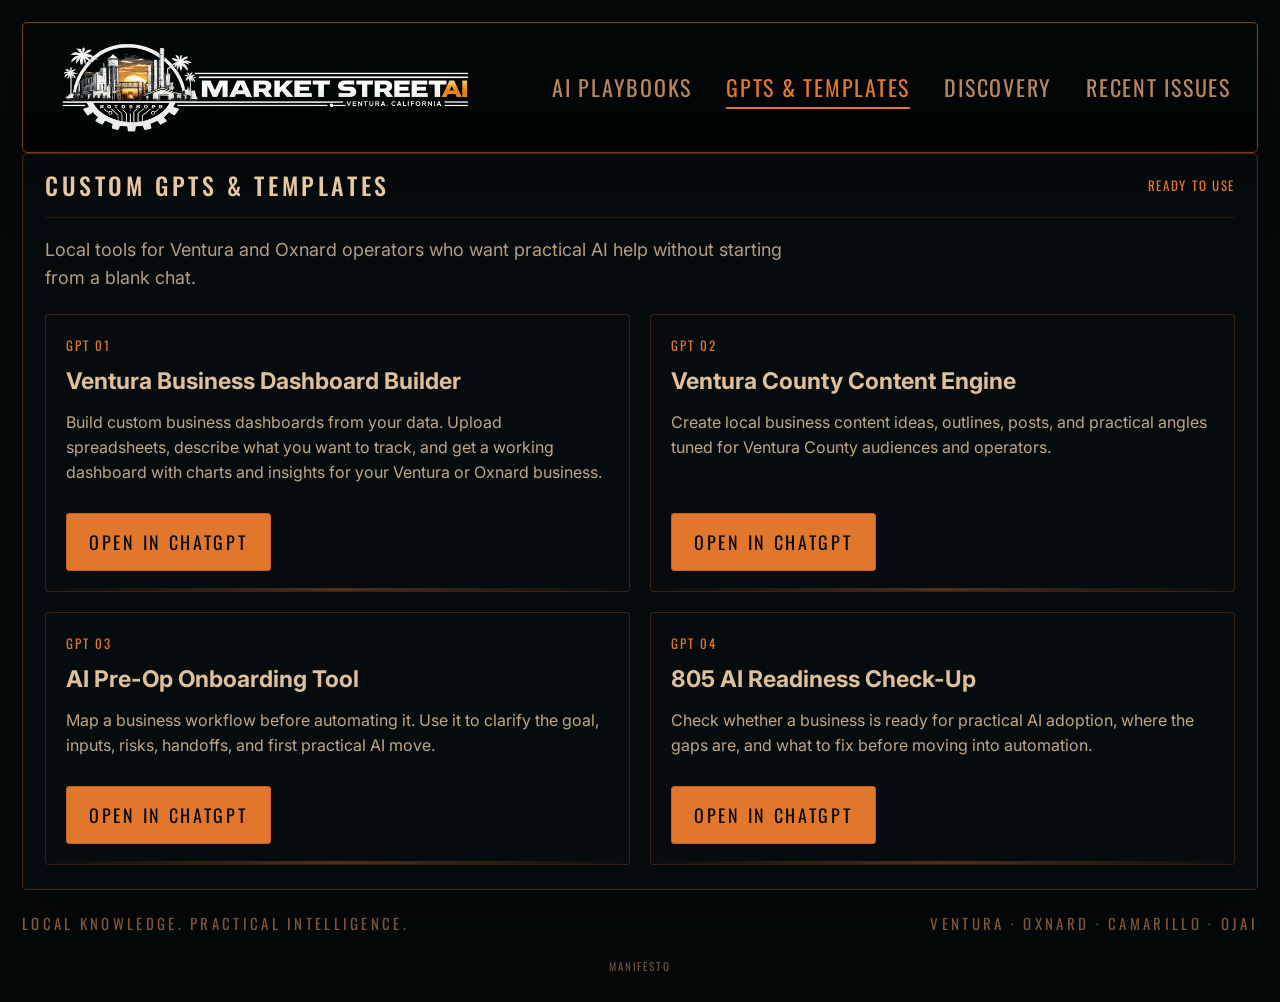
<file: gpts.html>
<!DOCTYPE html>
<html lang="en">
<head>
  <meta charset="utf-8">
  <meta name="viewport" content="width=device-width, initial-scale=1">
  <title>Custom GPTs &amp; Templates — Market Street AI</title>
  <meta name="description" content="Custom GPTs and templates built for local business workflows. Ready to use, free to access.">
  <meta property="og:type" content="website">
  <meta property="og:url" content="https://market-street-ai-website-smoky.vercel.app/gpts.html">
  <meta property="og:title" content="Custom GPTs &amp; Templates — Market Street AI">
  <meta property="og:description" content="Custom GPTs and templates built for local business workflows. Ready to use, free to access.">
  <meta property="og:image" content="https://market-street-ai-website-smoky.vercel.app/Logos/social-preview.png">
  <meta name="twitter:card" content="summary_large_image">
  <meta name="theme-color" content="#050809">
  <link rel="icon" href="data:image/svg+xml,%3Csvg xmlns='http://www.w3.org/2000/svg' viewBox='0 0 64 64'%3E%3Crect width='64' height='64' fill='%23050809'/%3E%3Cpath d='M13 50V14h10l9 19 9-19h10v36H40V34l-6 13h-4l-6-13v16H13Z' fill='%23e0772d'/%3E%3C/svg%3E">
  <link rel="preconnect" href="https://fonts.googleapis.com">
  <link rel="preconnect" href="https://fonts.gstatic.com" crossorigin>
  <link href="https://fonts.googleapis.com/css2?family=Inter:wght@400;500;600;700;800&family=Oswald:wght@400;500;600;700&display=swap" rel="stylesheet">
  <link rel="stylesheet" href="styles.css">
</head>
<body>
  <div class="page-shell">
    <header class="site-header">
      <a class="brand" href="/" aria-label="Market Street AI home">
        <img src="/Logos/white-web.png" width="800" height="180" alt="Market Street AI">
      </a>
      <nav class="main-nav" aria-label="Primary navigation">
        <a href="/playbooks.html">AI Playbooks</a>
        <a href="/gpts.html" aria-current="page">GPTs &amp; Templates</a>
        <a href="/phase1.html">Discovery</a>
        <a href="/#sample">Recent Issues</a>
      </nav>
    </header>

    <main>
      <section class="sample-section" id="gpts">
        <div class="panel-heading">
          <h2>Custom GPTs &amp; Templates</h2>
          <span>Ready to use</span>
        </div>
        <p class="section-intro">Local tools for Ventura and Oxnard operators who want practical AI help without starting from a blank chat.</p>
        <div class="sample-grid gpts-grid">
          <article class="gpt-card">
            <span class="sample-label">GPT 01</span>
            <h3>Ventura Business Dashboard Builder</h3>
            <p>Build custom business dashboards from your data. Upload spreadsheets, describe what you want to track, and get a working dashboard with charts and insights for your Ventura or Oxnard business.</p>
            <a class="button" href="https://chatgpt.com/g/g-6a398227e03c81919b5d476252c64c18-ventura-business-dashboard-builder" target="_blank" rel="noopener">Open in ChatGPT</a>
          </article>

          <article class="gpt-card">
            <span class="sample-label">GPT 02</span>
            <h3>Ventura County Content Engine</h3>
            <p>Create local business content ideas, outlines, posts, and practical angles tuned for Ventura County audiences and operators.</p>
            <a class="button" href="https://chatgpt.com/g/g-6a44c9c327a0819193c24d9e8611aae6-ventura-county-content-engine" target="_blank" rel="noopener">Open in ChatGPT</a>
          </article>

          <article class="gpt-card">
            <span class="sample-label">GPT 03</span>
            <h3>AI Pre-Op Onboarding Tool</h3>
            <p>Map a business workflow before automating it. Use it to clarify the goal, inputs, risks, handoffs, and first practical AI move.</p>
            <a class="button" href="https://chatgpt.com/g/g-6a44deee45488191ae94df3d60ab2718-ai-pre-op-onboarding-tool" target="_blank" rel="noopener">Open in ChatGPT</a>
          </article>

          <article class="gpt-card">
            <span class="sample-label">GPT 04</span>
            <h3>805 AI Readiness Check-Up</h3>
            <p>Check whether a business is ready for practical AI adoption, where the gaps are, and what to fix before moving into automation.</p>
            <a class="button" href="https://chatgpt.com/g/g-6a44ea1abec08191a42d0bd367d1dbcc-805-ai-readiness-check-up" target="_blank" rel="noopener">Open in ChatGPT</a>
          </article>
        </div>
      </section>
    </main>

    <footer class="site-footer">
      <div class="footer-main">
        <span>Local Knowledge. Practical Intelligence.</span>
        <span>Ventura · Oxnard · Camarillo · Ojai</span>
      </div>
      <a class="footer-fine-print" href="/manifesto.html">Manifesto</a>
    </footer>
  </div>
  <script src="script.js"></script>
</body>
</html>
</file>
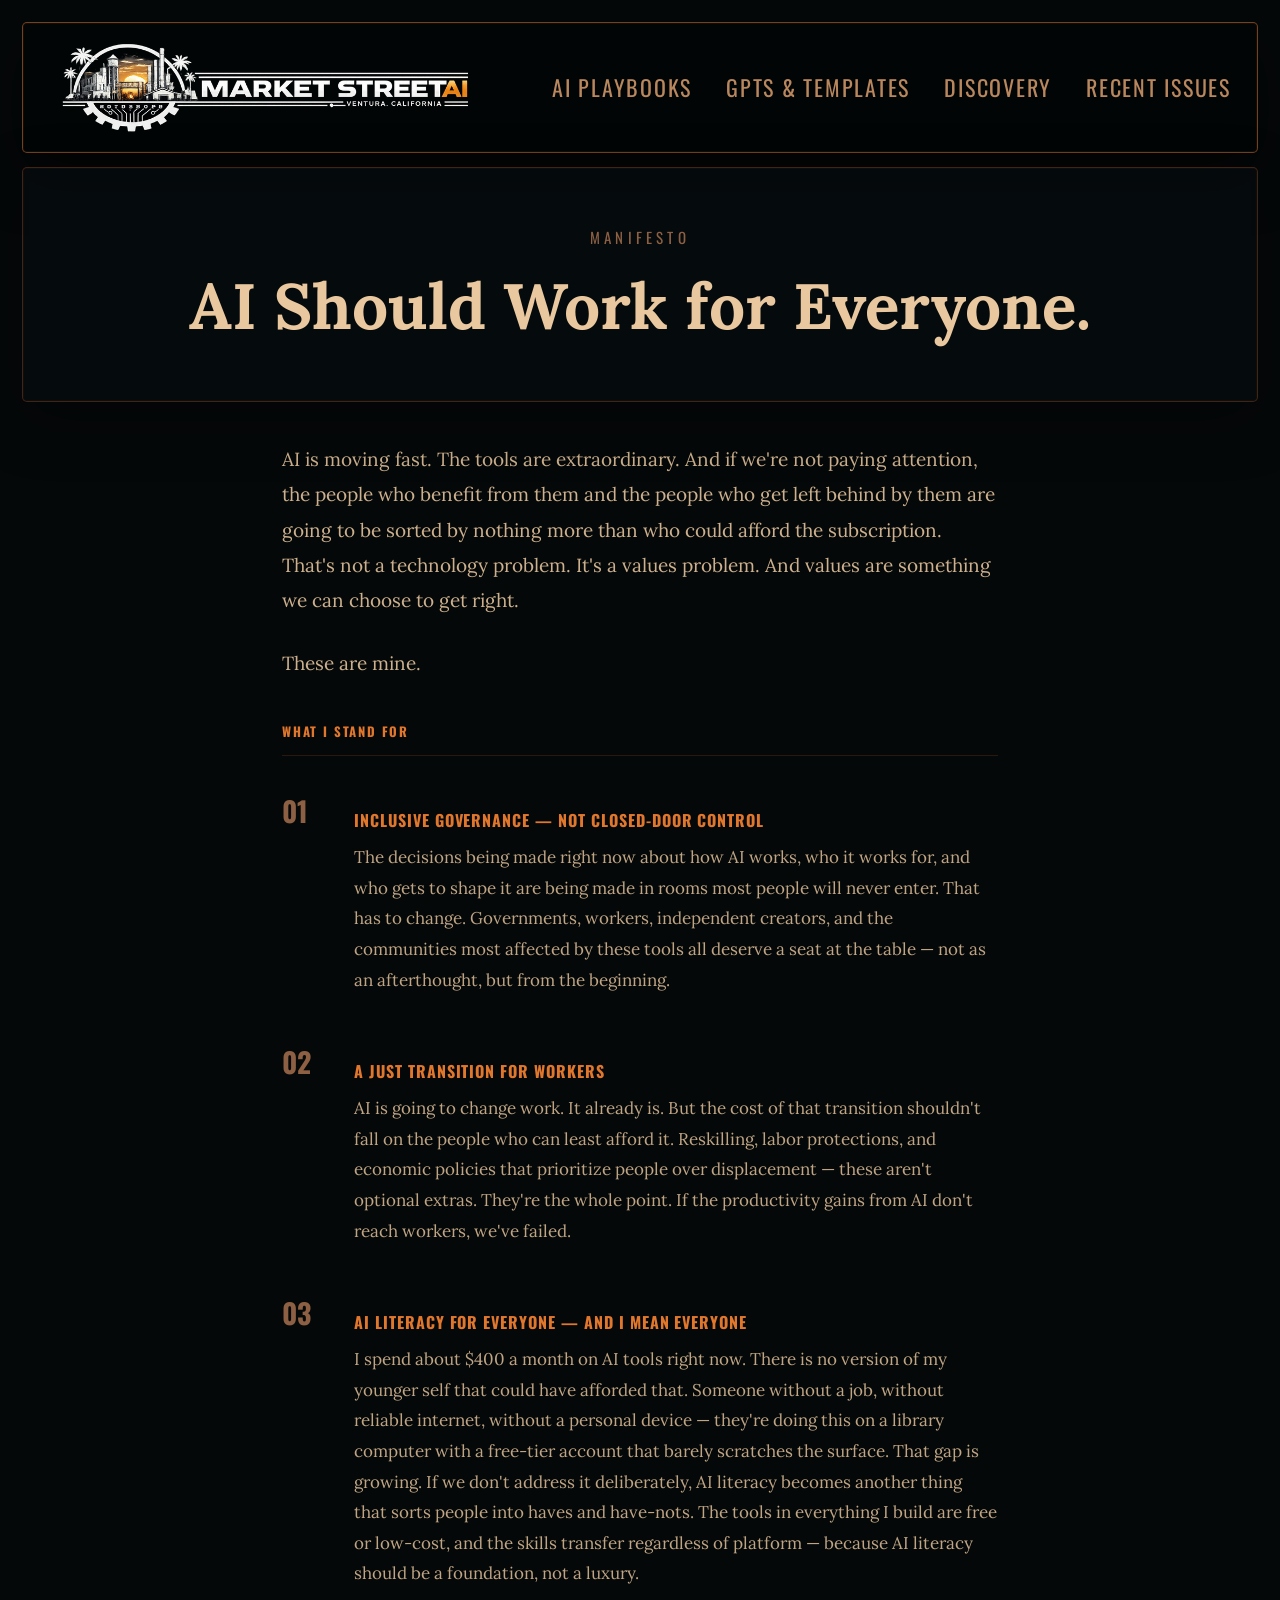
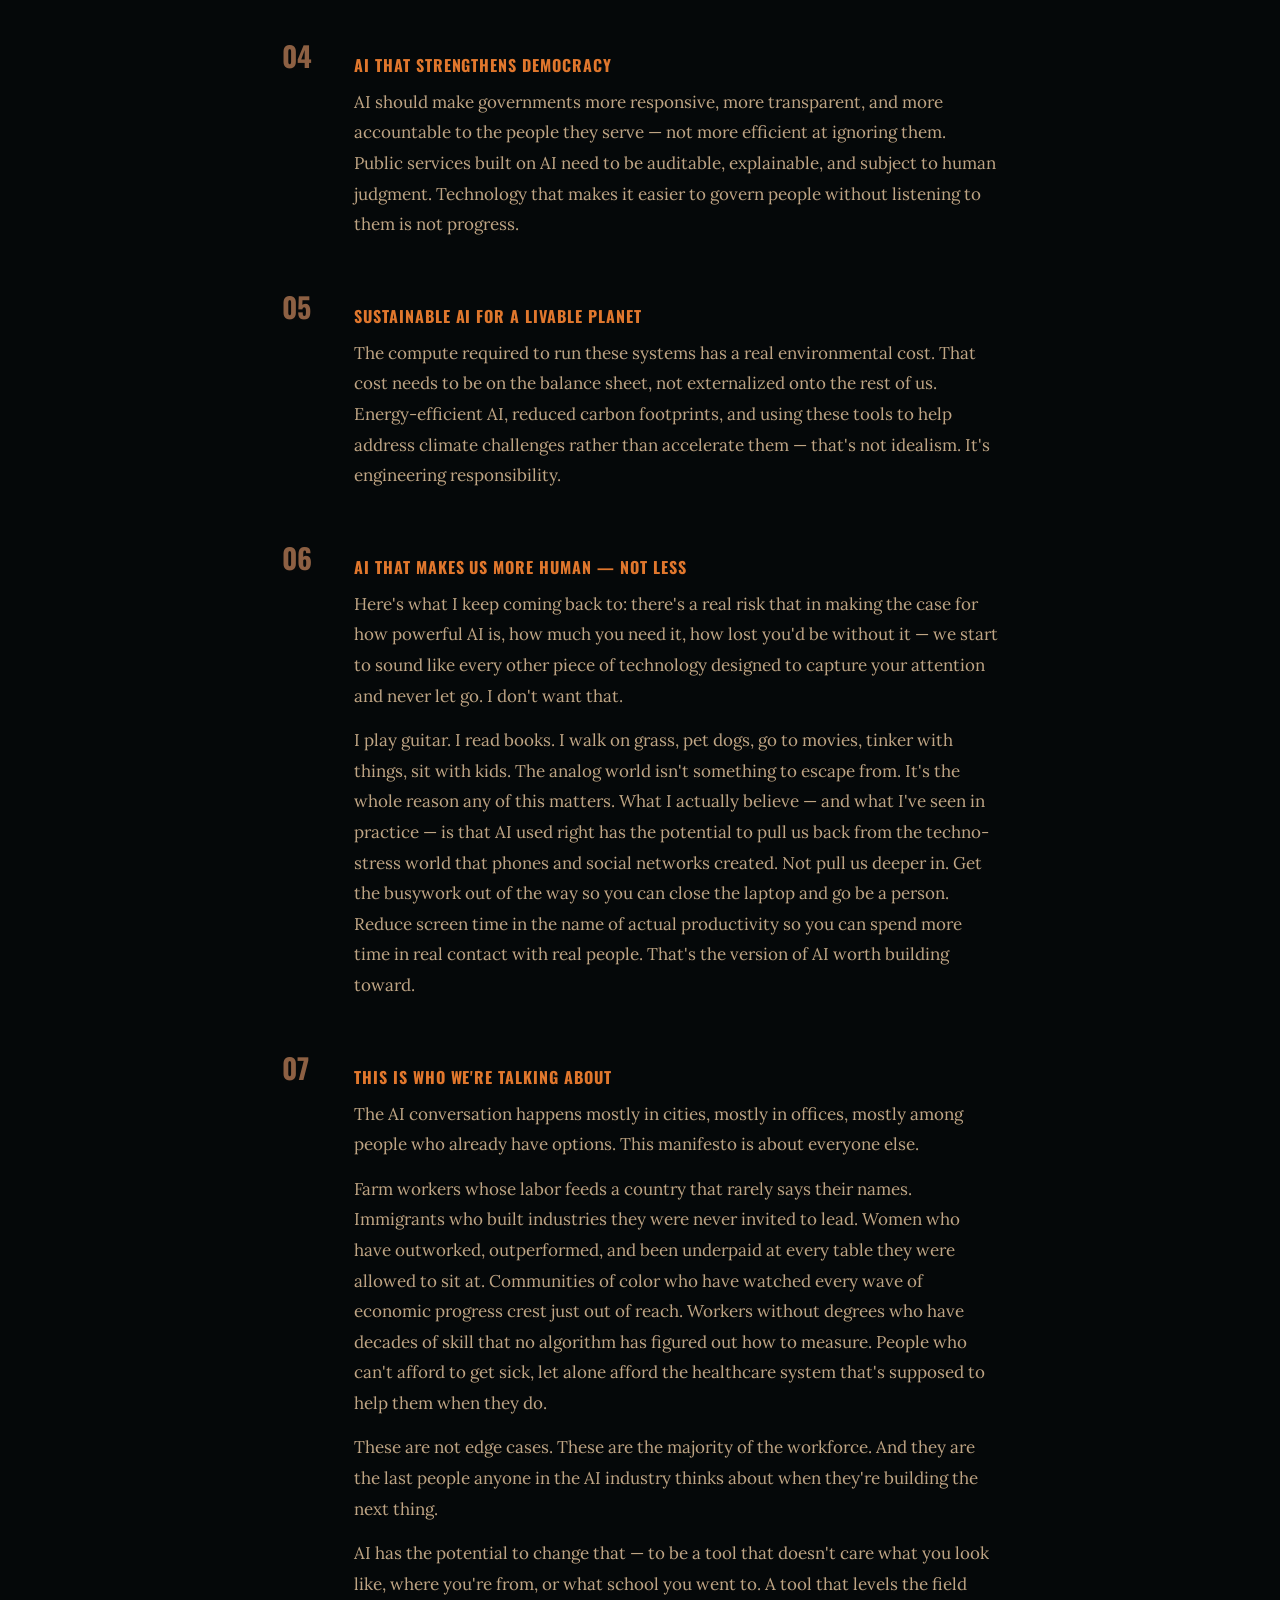
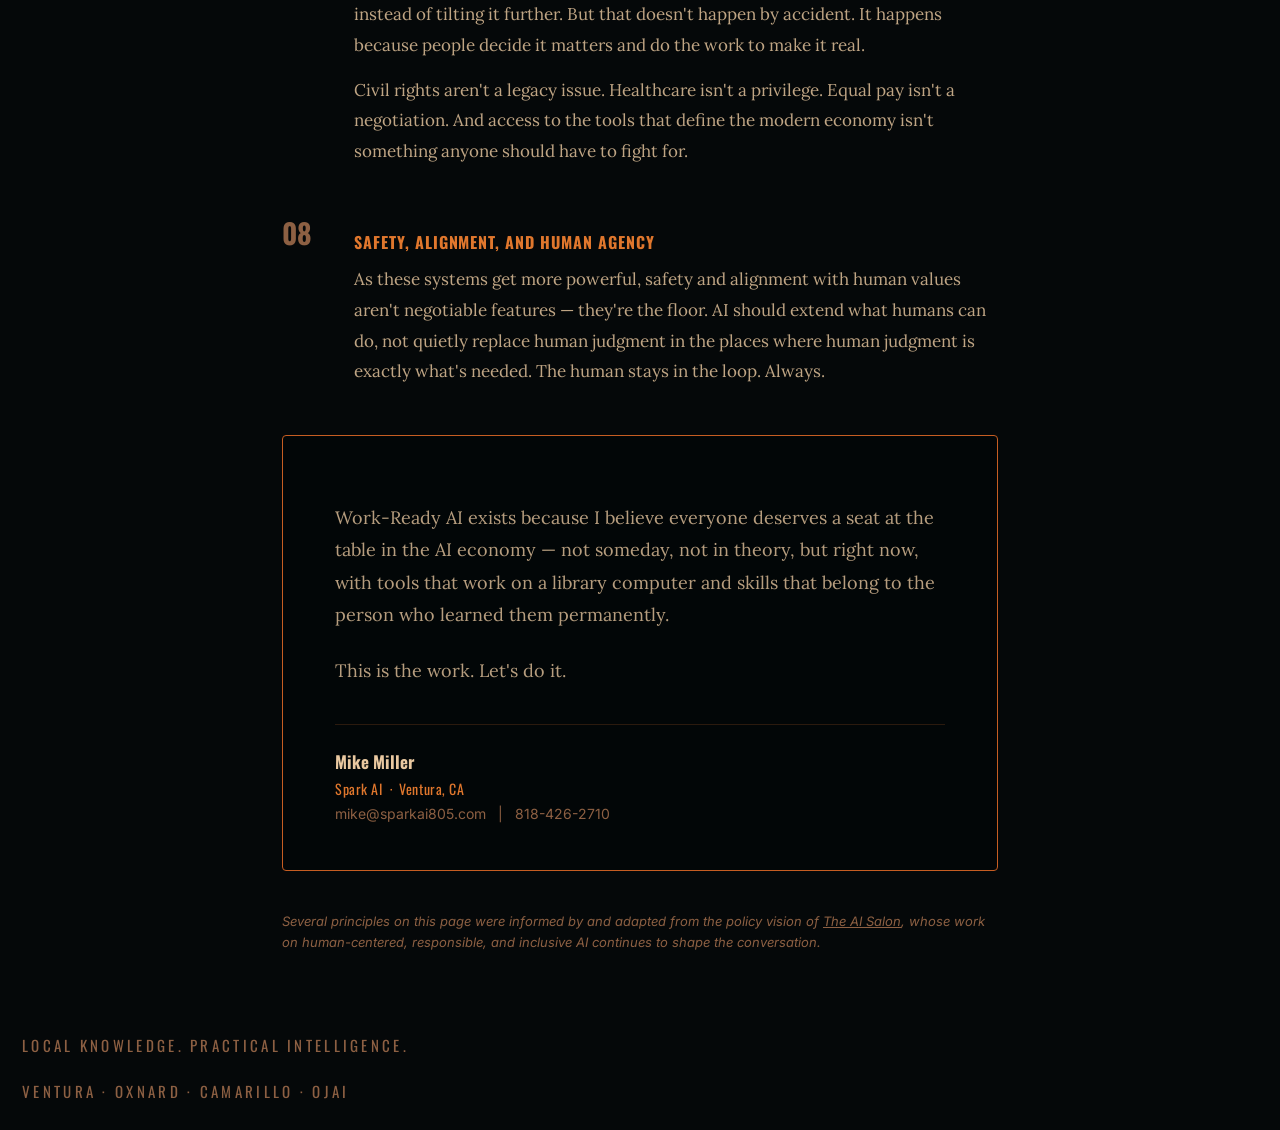
<file: manifesto.html>
<!DOCTYPE html>
<html lang="en">
<head>
  <meta charset="utf-8">
  <meta name="viewport" content="width=device-width, initial-scale=1">
  <title>AI Should Work for Everyone — A Manifesto | Market Street AI</title>
  <meta name="description" content="A statement of values on AI accessibility, equity, and what it means to build technology that actually serves people.">
  <meta property="og:type" content="website">
  <meta property="og:url" content="https://market-street-ai-website-smoky.vercel.app/manifesto.html">
  <meta property="og:title" content="AI Should Work for Everyone — A Manifesto | Market Street AI">
  <meta property="og:description" content="A statement of values on AI accessibility, equity, and what it means to build technology that actually serves people.">
  <meta property="og:image" content="https://market-street-ai-website-smoky.vercel.app/Logos/social-preview.png">
  <meta name="twitter:card" content="summary_large_image">
  <meta name="theme-color" content="#050809">
  <link rel="icon" href="data:image/svg+xml,%3Csvg xmlns='http://www.w3.org/2000/svg' viewBox='0 0 64 64'%3E%3Crect width='64' height='64' fill='%23050809'/%3E%3Cpath d='M13 50V14h10l9 19 9-19h10v36H40V34l-6 13h-4l-6-13v16H13Z' fill='%23e0772d'/%3E%3C/svg%3E">
  <link rel="preconnect" href="https://fonts.googleapis.com">
  <link rel="preconnect" href="https://fonts.gstatic.com" crossorigin>
  <link href="https://fonts.googleapis.com/css2?family=Inter:wght@400;500;600;700;800&family=Oswald:wght@400;500;600;700&family=Lora:ital,wght@0,400;0,500;0,600;0,700;1,400&display=swap" rel="stylesheet">
  <link rel="stylesheet" href="styles.css">
</head>
<body>
  <div class="page-shell">
    <header class="site-header">
      <a class="brand" href="/" aria-label="Market Street AI home">
        <img src="/Logos/white-web.png" width="800" height="180" alt="Market Street AI">
      </a>
      <nav class="main-nav" aria-label="Primary navigation">
        <a href="/playbooks.html">AI Playbooks</a>
        <a href="/gpts.html">GPTs &amp; Templates</a>
        <a href="/phase1.html">Discovery</a>
        <a href="/#sample">Recent Issues</a>
      </nav>
    </header>

    <main>
      <section class="manifesto-hero">
        <p class="kicker">Manifesto</p>
        <h1>AI Should Work for Everyone.</h1>
      </section>

      <section class="manifesto-body">
        <p>
          AI is moving fast. The tools are extraordinary. And if we're not paying attention,
          the people who benefit from them and the people who get left behind by them are going
          to be sorted by nothing more than who could afford the subscription. That's not
          a technology problem. It's a values problem. And values are something we can
          choose to get right.
        </p>
        <p>
          These are mine.
        </p>
      </section>

      <section class="manifesto-principles">
        <div class="manifesto-principles-header">What I Stand For</div>

        <div class="principle">
          <div class="principle-num">01</div>
          <div class="principle-body">
            <h3>Inclusive Governance &mdash; Not Closed-Door Control</h3>
            <p>The decisions being made right now about how AI works, who it works for, and who gets to shape it are being made in rooms most people will never enter. That has to change. Governments, workers, independent creators, and the communities most affected by these tools all deserve a seat at the table &mdash; not as an afterthought, but from the beginning.</p>
          </div>
        </div>

        <div class="principle">
          <div class="principle-num">02</div>
          <div class="principle-body">
            <h3>A Just Transition for Workers</h3>
            <p>AI is going to change work. It already is. But the cost of that transition shouldn't fall on the people who can least afford it. Reskilling, labor protections, and economic policies that prioritize people over displacement &mdash; these aren't optional extras. They're the whole point. If the productivity gains from AI don't reach workers, we've failed.</p>
          </div>
        </div>

        <div class="principle">
          <div class="principle-num">03</div>
          <div class="principle-body">
            <h3>AI Literacy for Everyone &mdash; and I Mean Everyone</h3>
            <p>I spend about $400 a month on AI tools right now. There is no version of my younger self that could have afforded that. Someone without a job, without reliable internet, without a personal device &mdash; they're doing this on a library computer with a free-tier account that barely scratches the surface. That gap is growing. If we don't address it deliberately, AI literacy becomes another thing that sorts people into haves and have-nots. The tools in everything I build are free or low-cost, and the skills transfer regardless of platform &mdash; because AI literacy should be a foundation, not a luxury.</p>
          </div>
        </div>

        <div class="principle">
          <div class="principle-num">04</div>
          <div class="principle-body">
            <h3>AI That Strengthens Democracy</h3>
            <p>AI should make governments more responsive, more transparent, and more accountable to the people they serve &mdash; not more efficient at ignoring them. Public services built on AI need to be auditable, explainable, and subject to human judgment. Technology that makes it easier to govern people without listening to them is not progress.</p>
          </div>
        </div>

        <div class="principle">
          <div class="principle-num">05</div>
          <div class="principle-body">
            <h3>Sustainable AI for a Livable Planet</h3>
            <p>The compute required to run these systems has a real environmental cost. That cost needs to be on the balance sheet, not externalized onto the rest of us. Energy-efficient AI, reduced carbon footprints, and using these tools to help address climate challenges rather than accelerate them &mdash; that's not idealism. It's engineering responsibility.</p>
          </div>
        </div>

        <div class="principle">
          <div class="principle-num">06</div>
          <div class="principle-body">
            <h3>AI That Makes Us More Human &mdash; Not Less</h3>
            <p>Here's what I keep coming back to: there's a real risk that in making the case for how powerful AI is, how much you need it, how lost you'd be without it &mdash; we start to sound like every other piece of technology designed to capture your attention and never let go. I don't want that.</p>
            <p style="margin-top: 14px;">I play guitar. I read books. I walk on grass, pet dogs, go to movies, tinker with things, sit with kids. The analog world isn't something to escape from. It's the whole reason any of this matters. What I actually believe &mdash; and what I've seen in practice &mdash; is that AI used right has the potential to pull us back from the techno-stress world that phones and social networks created. Not pull us deeper in. Get the busywork out of the way so you can close the laptop and go be a person. Reduce screen time in the name of actual productivity so you can spend more time in real contact with real people. That's the version of AI worth building toward.</p>
          </div>
        </div>

        <div class="principle">
          <div class="principle-num">07</div>
          <div class="principle-body">
            <h3>This Is Who We're Talking About</h3>
            <p>The AI conversation happens mostly in cities, mostly in offices, mostly among people who already have options. This manifesto is about everyone else.</p>
            <p style="margin-top: 14px;">Farm workers whose labor feeds a country that rarely says their names. Immigrants who built industries they were never invited to lead. Women who have outworked, outperformed, and been underpaid at every table they were allowed to sit at. Communities of color who have watched every wave of economic progress crest just out of reach. Workers without degrees who have decades of skill that no algorithm has figured out how to measure. People who can't afford to get sick, let alone afford the healthcare system that's supposed to help them when they do.</p>
            <p style="margin-top: 14px;">These are not edge cases. These are the majority of the workforce. And they are the last people anyone in the AI industry thinks about when they're building the next thing.</p>
            <p style="margin-top: 14px;">AI has the potential to change that &mdash; to be a tool that doesn't care what you look like, where you're from, or what school you went to. A tool that levels the field instead of tilting it further. But that doesn't happen by accident. It happens because people decide it matters and do the work to make it real.</p>
            <p style="margin-top: 14px;">Civil rights aren't a legacy issue. Healthcare isn't a privilege. Equal pay isn't a negotiation. And access to the tools that define the modern economy isn't something anyone should have to fight for.</p>
          </div>
        </div>

        <div class="principle">
          <div class="principle-num">08</div>
          <div class="principle-body">
            <h3>Safety, Alignment, and Human Agency</h3>
            <p>As these systems get more powerful, safety and alignment with human values aren't negotiable features &mdash; they're the floor. AI should extend what humans can do, not quietly replace human judgment in the places where human judgment is exactly what's needed. The human stays in the loop. Always.</p>
          </div>
        </div>
      </section>

      <section class="manifesto-closing">
        <div class="manifesto-closing-box">
          <p>
            Work-Ready AI exists because I believe everyone deserves a seat at the table
            in the AI economy &mdash; not someday, not in theory, but right now, with tools
            that work on a library computer and skills that belong to the person who learned them permanently.
          </p>
          <p>
            This is the work. Let's do it.
          </p>
          <div class="manifesto-sig">
            <div class="name">Mike Miller</div>
            <div class="title">Spark AI &nbsp;&middot;&nbsp; Ventura, CA</div>
            <div class="contact">
              <a href="mailto:mike@sparkai805.com">mike@sparkai805.com</a>
              &nbsp;&nbsp;|&nbsp;&nbsp;
              818-426-2710
            </div>
          </div>
        </div>
      </section>

      <section class="manifesto-attribution">
        <p>
          Several principles on this page were informed by and adapted from the policy vision of
          <a href="https://theaisalon.org" target="_blank" rel="noopener">The AI Salon</a>,
          whose work on human-centered, responsible, and inclusive AI continues to shape the conversation.
        </p>
      </section>
    </main>

    <footer class="site-footer">
      <span>Local Knowledge. Practical Intelligence.</span>
      <span>Ventura &middot; Oxnard &middot; Camarillo &middot; Ojai</span>
    </footer>
  </div>
  <script src="script.js"></script>
</body>
</html>
</file>
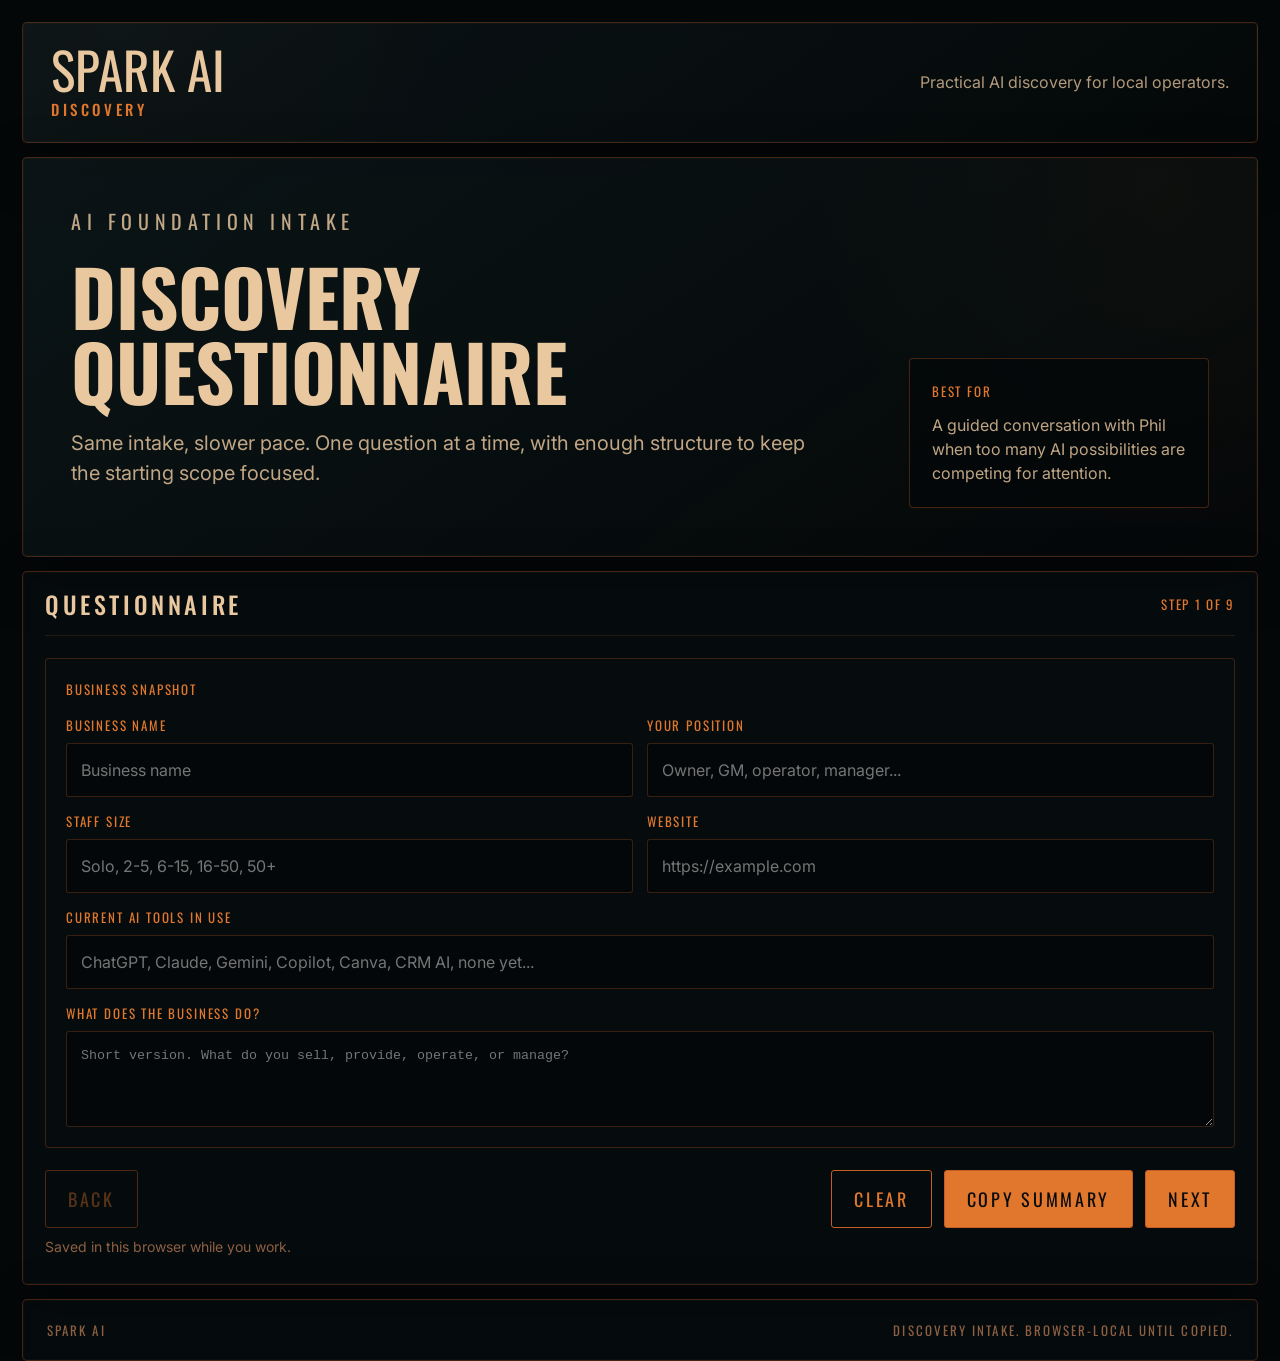
<file: phase1-wizard.html>
<!DOCTYPE html>
<html lang="en">
<head>
  <meta charset="utf-8">
  <meta name="viewport" content="width=device-width, initial-scale=1">
  <title>Discovery Questionnaire — Spark AI</title>
  <meta name="description" content="A step-by-step AI discovery questionnaire for turning scattered ideas into a focused starting scope.">
  <link rel="icon" href="data:image/svg+xml,%3Csvg xmlns='http://www.w3.org/2000/svg' viewBox='0 0 64 64'%3E%3Crect width='64' height='64' fill='%23050809'/%3E%3Cpath d='M13 50V14h10l9 19 9-19h10v36H40V34l-6 13h-4l-6-13v16H13Z' fill='%23e0772d'/%3E%3C/svg%3E">
  <link rel="preconnect" href="https://fonts.googleapis.com">
  <link rel="preconnect" href="https://fonts.gstatic.com" crossorigin>
  <link href="https://fonts.googleapis.com/css2?family=Inter:wght@400;500;600;700;800&family=Oswald:wght@400;500;600;700&display=swap" rel="stylesheet">
  <link rel="stylesheet" href="styles.css">
</head>
<body>
  <div class="page-shell">
    <header class="discovery-header">
      <div class="spark-brand" aria-label="Spark AI">
        <span>Spark AI</span>
        <strong>Discovery</strong>
      </div>
      <p>Practical AI discovery for local operators.</p>
    </header>

    <main>
      <section class="alignment-hero">
        <div>
          <p class="kicker">AI Foundation Intake</p>
          <h1>Discovery Questionnaire</h1>
          <p>Same intake, slower pace. One question at a time, with enough structure to keep the starting scope focused.</p>
        </div>
        <aside class="alignment-note">
          <span>Best For</span>
          <p>A guided conversation with Phil when too many AI possibilities are competing for attention.</p>
        </aside>
      </section>

      <section class="alignment-panel wizard-panel" aria-labelledby="wizard-heading">
        <div class="panel-heading">
          <h2 id="wizard-heading">Questionnaire</h2>
          <span id="wizard-progress">Step 1 of 9</span>
        </div>

        <div class="wizard-track" data-wizard-track>
          <article class="choice-panel wizard-step is-active" data-profile-step>
            <span>Business snapshot</span>
            <div class="business-profile-grid wizard-profile-grid" data-business-profile>
              <label>
                <span>Business name</span>
                <input type="text" data-profile-field="businessName" placeholder="Business name">
              </label>
              <label>
                <span>Your position</span>
                <input type="text" data-profile-field="position" placeholder="Owner, GM, operator, manager...">
              </label>
              <label>
                <span>Staff size</span>
                <input type="text" data-profile-field="staffSize" placeholder="Solo, 2-5, 6-15, 16-50, 50+">
              </label>
              <label>
                <span>Website</span>
                <input type="url" data-profile-field="website" placeholder="https://example.com">
              </label>
              <label class="wide-field">
                <span>Current AI tools in use</span>
                <input type="text" data-profile-field="currentAiTools" placeholder="ChatGPT, Claude, Gemini, Copilot, Canva, CRM AI, none yet...">
              </label>
              <label class="wide-field">
                <span>What does the business do?</span>
                <textarea data-profile-field="businessDescription" placeholder="Short version. What do you sell, provide, operate, or manage?"></textarea>
              </label>
            </div>
          </article>

          <article class="choice-panel wizard-step" data-board-panel="pain">
            <span>Where is the pressure showing up?</span>
            <div class="choice-list">
              <label><input type="checkbox" value="Too many loose follow-ups">Too many loose follow-ups</label>
              <label><input type="checkbox" value="Hiring, recruiting, or onboarding">Hiring, recruiting, or onboarding</label>
              <label><input type="checkbox" value="Scheduling changes or coverage gaps">Scheduling changes or coverage gaps</label>
              <label><input type="checkbox" value="Customer or stakeholder communication">Customer or stakeholder communication</label>
              <label><input type="checkbox" value="Office admin and repeated paperwork">Office admin and repeated paperwork</label>
              <label><input type="checkbox" value="Documents, notes, or internal knowledge">Documents, notes, or internal knowledge</label>
              <label><input type="checkbox" value="Billing, payroll, or financial visibility">Billing, payroll, or financial visibility</label>
              <label><input type="checkbox" value="Too many possible AI directions">Too many possible AI directions</label>
            </div>
            <label class="comment-box">
              <span>Comment</span>
              <textarea placeholder="What is the thing that keeps coming back onto your plate?"></textarea>
            </label>
          </article>

          <article class="choice-panel wizard-step" data-board-panel="ideas">
            <span>AI ideas you are curious about</span>
            <div class="choice-list">
              <label><input type="checkbox" value="Drafting emails or follow-ups">Drafting emails or follow-ups</label>
              <label><input type="checkbox" value="Turning notes into tasks">Turning notes into tasks</label>
              <label><input type="checkbox" value="Summarizing calls, meetings, or documents">Summarizing calls, meetings, or documents</label>
              <label><input type="checkbox" value="Internal knowledge assistant">Internal knowledge assistant</label>
              <label><input type="checkbox" value="Recruiting or onboarding support">Recruiting or onboarding support</label>
              <label><input type="checkbox" value="Reports, dashboards, or financial visibility">Reports, dashboards, or financial visibility</label>
            </div>
            <label class="comment-box">
              <span>Comment</span>
              <textarea placeholder="Add any random AI ideas, even if they are half-formed."></textarea>
            </label>
          </article>

          <article class="choice-panel wizard-step" data-board-panel="concerns">
            <span>Concerns or red lines</span>
            <div class="choice-list">
              <label><input type="checkbox" value="Privacy or protected information">Privacy or protected information</label>
              <label><input type="checkbox" value="Customer-facing automation">Customer-facing automation</label>
              <label><input type="checkbox" value="Staff may not adopt it">Staff may not adopt it</label>
              <label><input type="checkbox" value="Compliance or liability risk">Compliance or liability risk</label>
              <label><input type="checkbox" value="Bad data going into the system">Bad data going into the system</label>
              <label><input type="checkbox" value="AI making decisions it should not make">AI making decisions it should not make</label>
            </div>
            <label class="comment-box">
              <span>Comment</span>
              <textarea placeholder="What should AI absolutely not touch yet?"></textarea>
            </label>
          </article>

          <article class="choice-panel wizard-step" data-board-panel="success">
            <span>Success would look like</span>
            <div class="choice-list">
              <label><input type="checkbox" value="A few hours saved each week">A few hours saved each week</label>
              <label><input type="checkbox" value="Less dropped follow-up">Less dropped follow-up</label>
              <label><input type="checkbox" value="Clearer internal documentation">Clearer internal documentation</label>
              <label><input type="checkbox" value="Staff feels less overwhelmed">Staff feels less overwhelmed</label>
              <label><input type="checkbox" value="Better visibility into the business">Better visibility into the business</label>
              <label><input type="checkbox" value="A simple repeatable AI habit">A simple repeatable AI habit</label>
            </div>
            <label class="comment-box">
              <span>Comment</span>
              <textarea placeholder="What would make discovery feel worth continuing?"></textarea>
            </label>
          </article>

          <article class="phase-lane choice-panel wizard-step phase-one" data-board-panel="phase1">
            <span>Discovery</span>
            <strong>Safe, internal, useful in 30 days</strong>
            <div class="choice-list">
              <label><input type="checkbox" value="Staff-facing admin cleanup">Staff-facing admin cleanup</label>
              <label><input type="checkbox" value="Follow-up drafts and task capture">Follow-up drafts and task capture</label>
              <label><input type="checkbox" value="Internal knowledge base or FAQ">Internal knowledge base or FAQ</label>
              <label><input type="checkbox" value="Meeting/document summaries">Meeting/document summaries</label>
              <label><input type="checkbox" value="Simple weekly reporting">Simple weekly reporting</label>
            </div>
            <label class="comment-box">
              <span>Comment</span>
              <textarea placeholder="What feels safe and useful enough to start with?"></textarea>
            </label>
          </article>

          <article class="phase-lane choice-panel wizard-step" data-board-panel="phase2">
            <span>Phase 2</span>
            <strong>Good idea, needs more maturity</strong>
            <div class="choice-list">
              <label><input type="checkbox" value="Dashboard tied to live business data">Dashboard tied to live business data</label>
              <label><input type="checkbox" value="Workflow automation across tools">Workflow automation across tools</label>
              <label><input type="checkbox" value="Recruiting pipeline support">Recruiting pipeline support</label>
              <label><input type="checkbox" value="Structured staff onboarding system">Structured staff onboarding system</label>
              <label><input type="checkbox" value="More advanced reporting">More advanced reporting</label>
            </div>
            <label class="comment-box">
              <span>Comment</span>
              <textarea placeholder="What seems valuable, but probably needs more setup first?"></textarea>
            </label>
          </article>

          <article class="phase-lane choice-panel wizard-step" data-board-panel="later">
            <span>Later</span>
            <strong>Interesting, not urgent</strong>
            <div class="choice-list">
              <label><input type="checkbox" value="Marketing/referral experiments">Marketing/referral experiments</label>
              <label><input type="checkbox" value="Customer education content">Customer education content</label>
              <label><input type="checkbox" value="Custom tools for managers">Custom tools for managers</label>
              <label><input type="checkbox" value="Deeper analytics">Deeper analytics</label>
              <label><input type="checkbox" value="Training library">Training library</label>
            </div>
            <label class="comment-box">
              <span>Comment</span>
              <textarea placeholder="What should stay visible but not drive discovery?"></textarea>
            </label>
          </article>

          <article class="phase-lane choice-panel wizard-step not-now" data-board-panel="notNow">
            <span>Not Now</span>
            <strong>Too risky, automated, or sensitive</strong>
            <div class="choice-list">
              <label><input type="checkbox" value="Sensitive or private workflows">Sensitive or private workflows</label>
              <label><input type="checkbox" value="Automated customer-facing decisions">Automated customer-facing decisions</label>
              <label><input type="checkbox" value="Replacing human judgment">Replacing human judgment</label>
              <label><input type="checkbox" value="Compliance-sensitive automation">Compliance-sensitive automation</label>
              <label><input type="checkbox" value="Anything staff will not trust yet">Anything staff will not trust yet</label>
            </div>
            <label class="comment-box">
              <span>Comment</span>
              <textarea placeholder="What should be explicitly off limits for now?"></textarea>
            </label>
          </article>

          <article class="choice-panel wizard-step wizard-summary-step">
            <span>Review and copy</span>
            <p class="section-intro">This is the clean version to send back. It updates as the answers change.</p>
            <textarea class="summary-output" id="board-summary" readonly aria-label="Discovery questionnaire summary"></textarea>
          </article>
        </div>

        <div class="wizard-controls">
          <button class="button secondary-button" type="button" id="wizard-back">Back</button>
          <div class="alignment-actions">
            <button class="button secondary-button" type="button" id="clear-board">Clear</button>
            <button class="button" type="button" id="copy-board">Copy Summary</button>
            <button class="button" type="button" id="wizard-next">Next</button>
          </div>
        </div>
        <p class="form-note" id="board-status">Saved in this browser while you work.</p>
      </section>
    </main>

    <footer class="discovery-footer">
      <span>Spark AI</span>
      <span>Discovery intake. Browser-local until copied.</span>
    </footer>
  </div>
  <script src="phase1-wizard.js"></script>
</body>
</html>
</file>
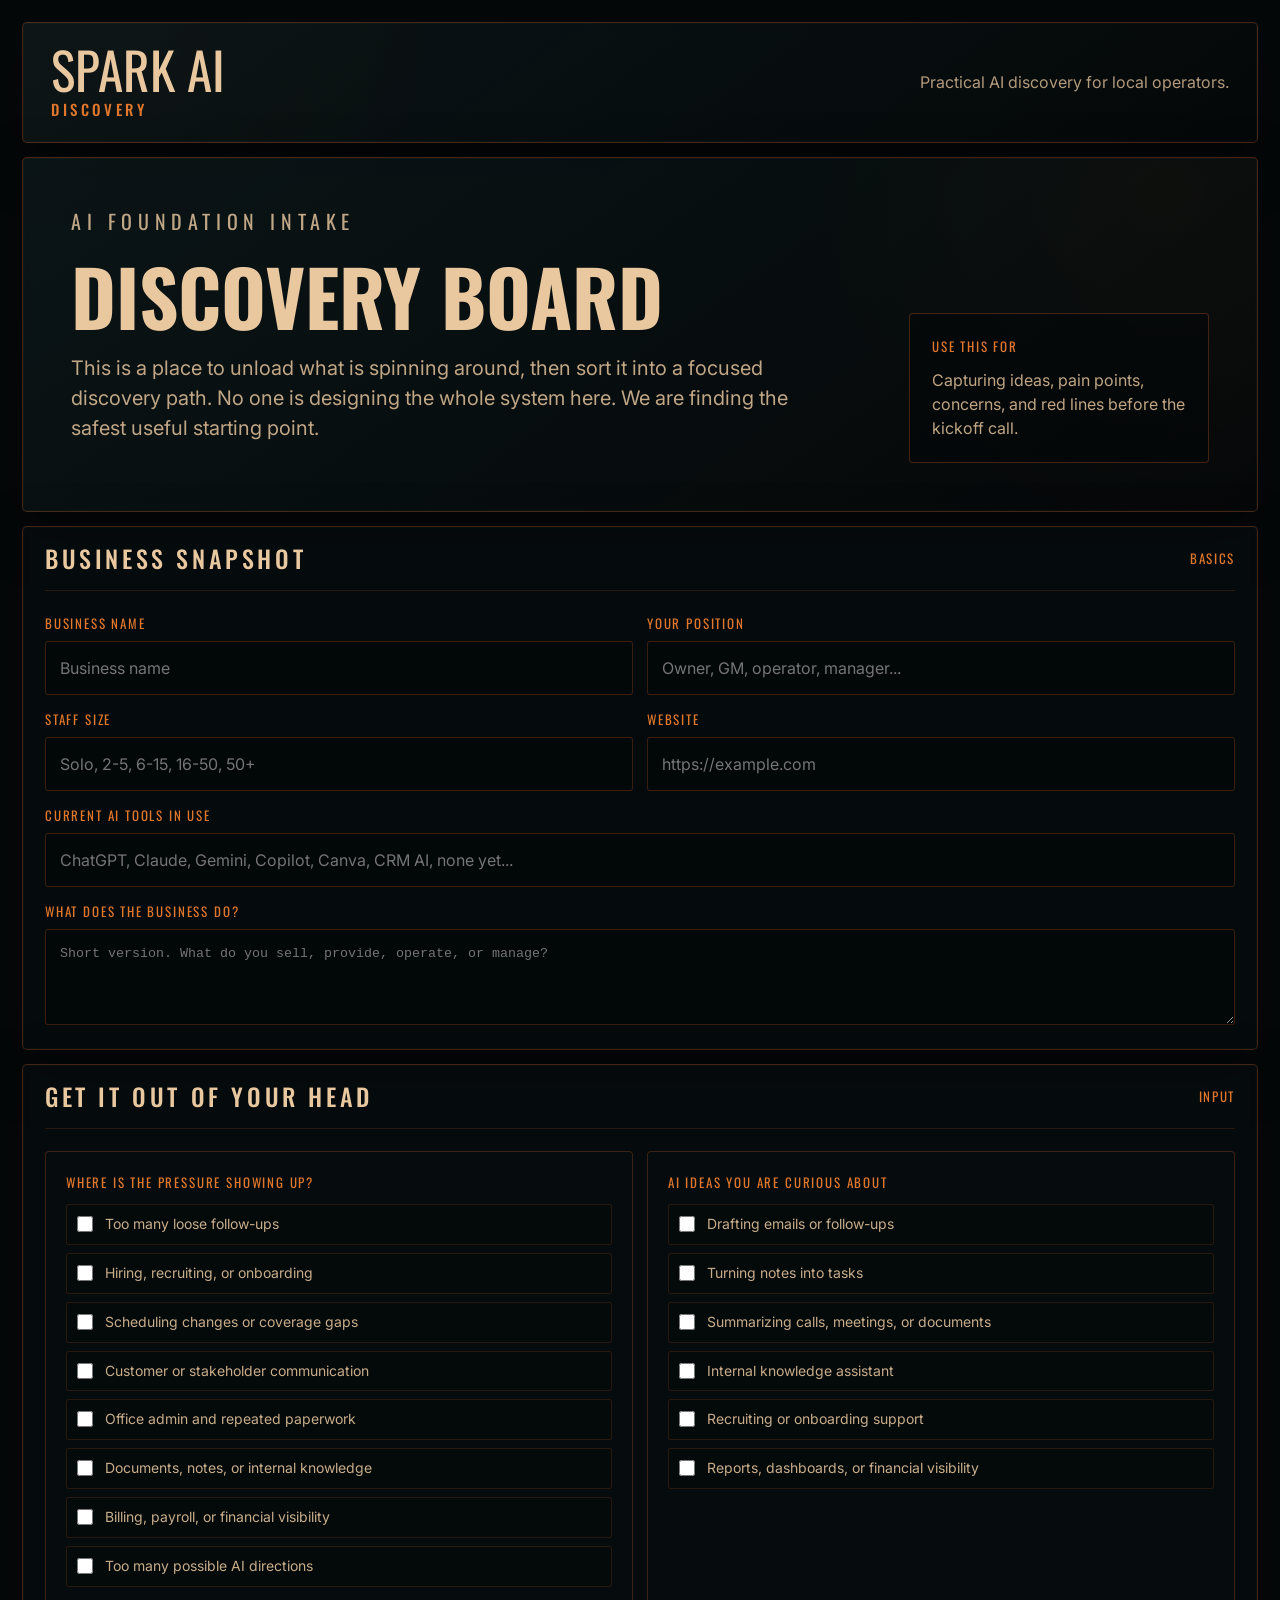
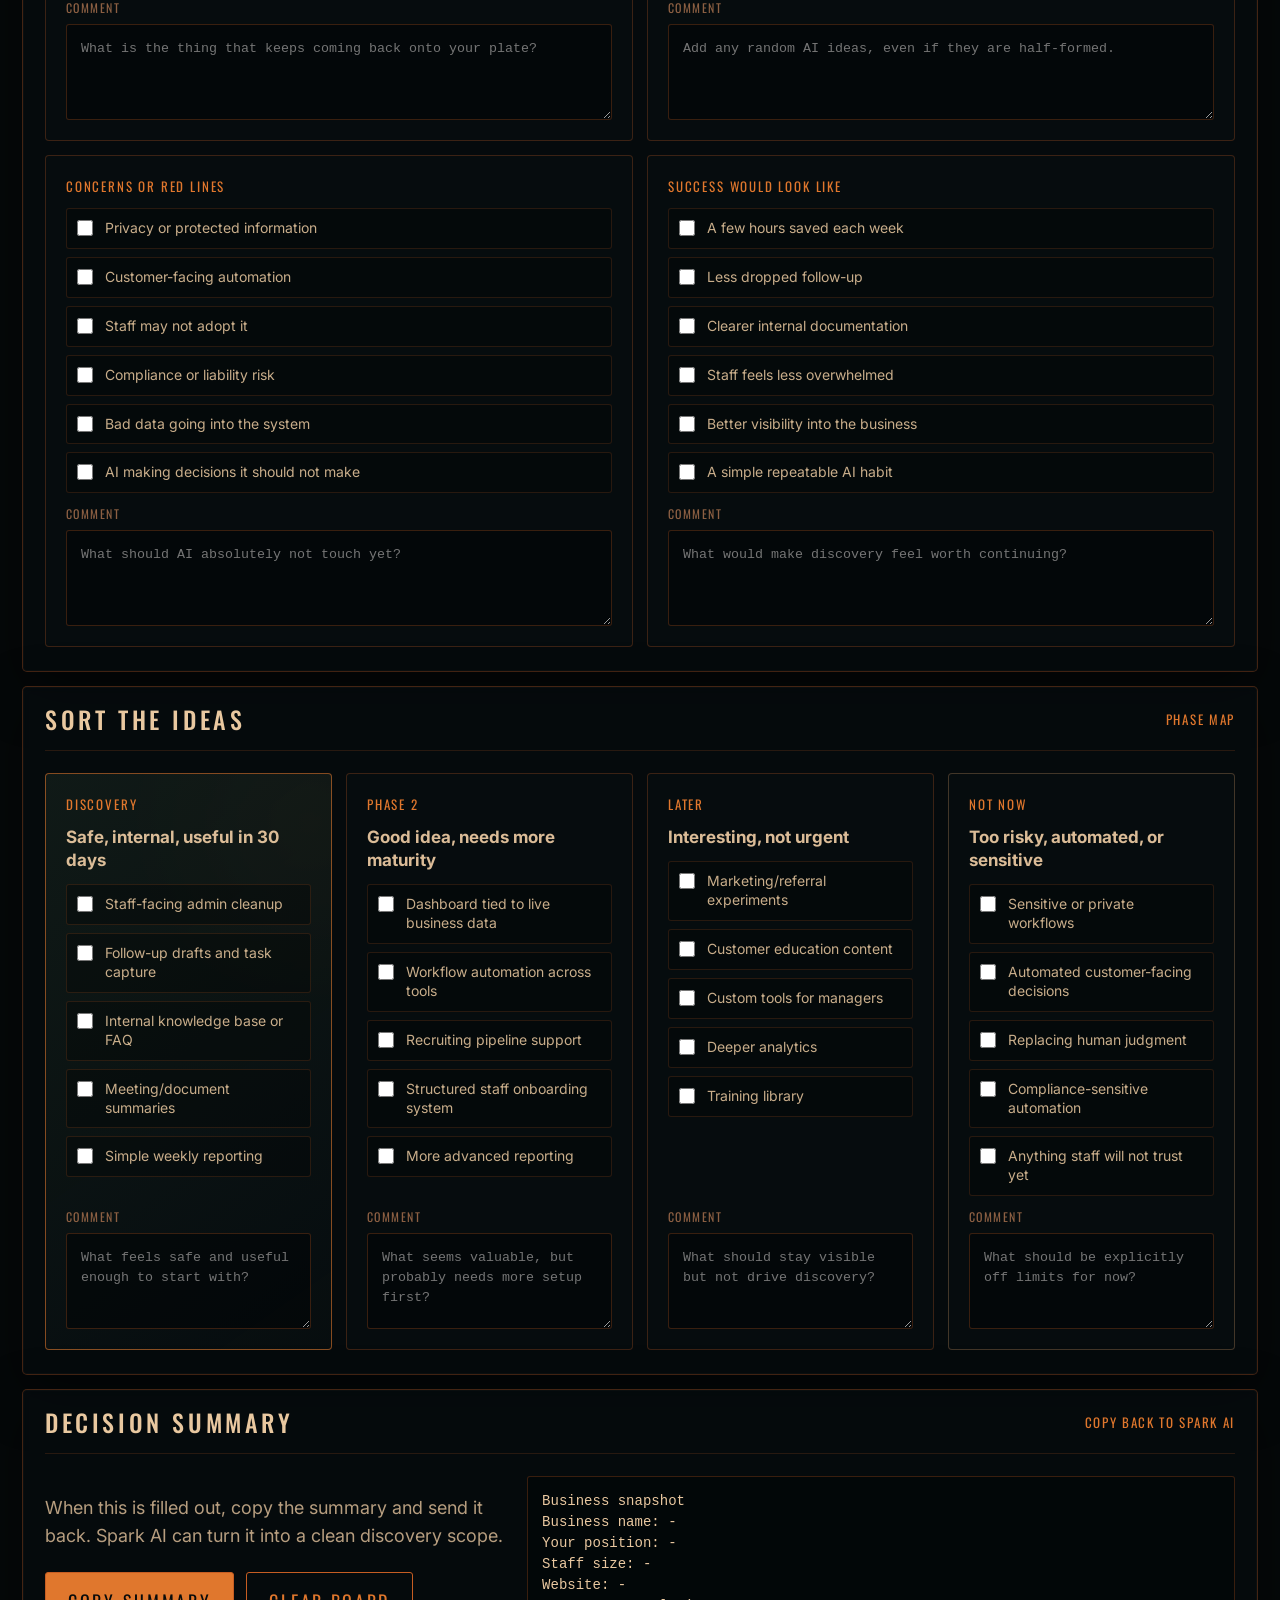
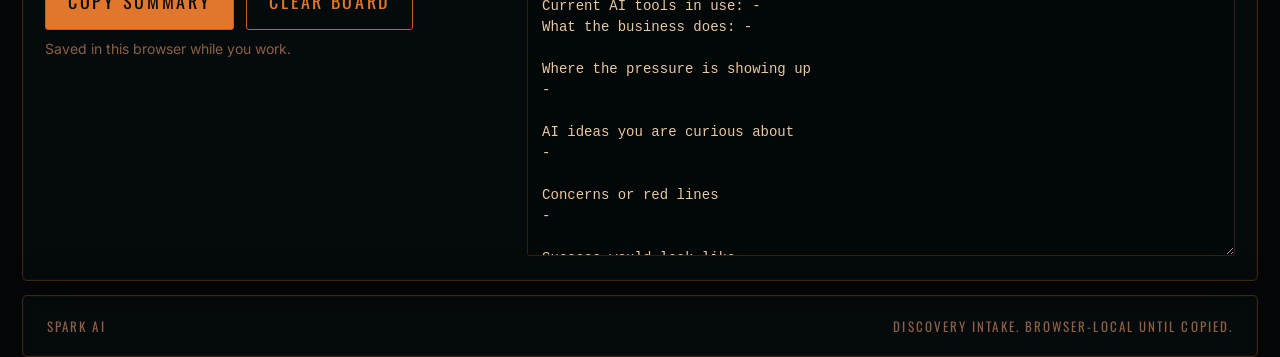
<file: phase1.html>
<!DOCTYPE html>
<html lang="en">
<head>
  <meta charset="utf-8">
  <meta name="viewport" content="width=device-width, initial-scale=1">
  <title>Discovery Board — Spark AI</title>
  <meta name="description" content="A lightweight intake board for sorting practical AI ideas into a focused discovery scope.">
  <link rel="icon" href="data:image/svg+xml,%3Csvg xmlns='http://www.w3.org/2000/svg' viewBox='0 0 64 64'%3E%3Crect width='64' height='64' fill='%23050809'/%3E%3Cpath d='M13 50V14h10l9 19 9-19h10v36H40V34l-6 13h-4l-6-13v16H13Z' fill='%23e0772d'/%3E%3C/svg%3E">
  <link rel="preconnect" href="https://fonts.googleapis.com">
  <link rel="preconnect" href="https://fonts.gstatic.com" crossorigin>
  <link href="https://fonts.googleapis.com/css2?family=Inter:wght@400;500;600;700;800&family=Oswald:wght@400;500;600;700&display=swap" rel="stylesheet">
  <link rel="stylesheet" href="styles.css">
</head>
<body>
  <div class="page-shell">
    <header class="discovery-header">
      <div class="spark-brand" aria-label="Spark AI">
        <span>Spark AI</span>
        <strong>Discovery</strong>
      </div>
      <p>Practical AI discovery for local operators.</p>
    </header>

    <main>
      <section class="alignment-hero">
        <div>
          <p class="kicker">AI Foundation Intake</p>
          <h1>Discovery Board</h1>
          <p>This is a place to unload what is spinning around, then sort it into a focused discovery path. No one is designing the whole system here. We are finding the safest useful starting point.</p>
        </div>
        <aside class="alignment-note">
          <span>Use This For</span>
          <p>Capturing ideas, pain points, concerns, and red lines before the kickoff call.</p>
        </aside>
      </section>

      <section class="alignment-panel" aria-labelledby="business-profile-heading">
        <div class="panel-heading">
          <h2 id="business-profile-heading">Business Snapshot</h2>
          <span>Basics</span>
        </div>
        <div class="business-profile-grid" data-business-profile>
          <label>
            <span>Business name</span>
            <input type="text" data-profile-field="businessName" placeholder="Business name">
          </label>
          <label>
            <span>Your position</span>
            <input type="text" data-profile-field="position" placeholder="Owner, GM, operator, manager...">
          </label>
          <label>
            <span>Staff size</span>
            <input type="text" data-profile-field="staffSize" placeholder="Solo, 2-5, 6-15, 16-50, 50+">
          </label>
          <label>
            <span>Website</span>
            <input type="url" data-profile-field="website" placeholder="https://example.com">
          </label>
          <label class="wide-field">
            <span>Current AI tools in use</span>
            <input type="text" data-profile-field="currentAiTools" placeholder="ChatGPT, Claude, Gemini, Copilot, Canva, CRM AI, none yet...">
          </label>
          <label class="wide-field">
            <span>What does the business do?</span>
            <textarea data-profile-field="businessDescription" placeholder="Short version. What do you sell, provide, operate, or manage?"></textarea>
          </label>
        </div>
      </section>

      <section class="alignment-panel" aria-labelledby="intake-heading">
        <div class="panel-heading">
          <h2 id="intake-heading">Get It Out Of Your Head</h2>
          <span>Input</span>
        </div>
        <div class="intake-grid choice-grid">
          <article class="choice-panel" data-board-panel="pain">
            <span>Where is the pressure showing up?</span>
            <div class="choice-list">
              <label><input type="checkbox" value="Too many loose follow-ups">Too many loose follow-ups</label>
              <label><input type="checkbox" value="Hiring, recruiting, or onboarding">Hiring, recruiting, or onboarding</label>
              <label><input type="checkbox" value="Scheduling changes or coverage gaps">Scheduling changes or coverage gaps</label>
              <label><input type="checkbox" value="Customer or stakeholder communication">Customer or stakeholder communication</label>
              <label><input type="checkbox" value="Office admin and repeated paperwork">Office admin and repeated paperwork</label>
              <label><input type="checkbox" value="Documents, notes, or internal knowledge">Documents, notes, or internal knowledge</label>
              <label><input type="checkbox" value="Billing, payroll, or financial visibility">Billing, payroll, or financial visibility</label>
              <label><input type="checkbox" value="Too many possible AI directions">Too many possible AI directions</label>
            </div>
            <label class="comment-box">
              <span>Comment</span>
              <textarea placeholder="What is the thing that keeps coming back onto your plate?"></textarea>
            </label>
          </article>

          <article class="choice-panel" data-board-panel="ideas">
            <span>AI ideas you are curious about</span>
            <div class="choice-list">
              <label><input type="checkbox" value="Drafting emails or follow-ups">Drafting emails or follow-ups</label>
              <label><input type="checkbox" value="Turning notes into tasks">Turning notes into tasks</label>
              <label><input type="checkbox" value="Summarizing calls, meetings, or documents">Summarizing calls, meetings, or documents</label>
              <label><input type="checkbox" value="Internal knowledge assistant">Internal knowledge assistant</label>
              <label><input type="checkbox" value="Recruiting or onboarding support">Recruiting or onboarding support</label>
              <label><input type="checkbox" value="Reports, dashboards, or financial visibility">Reports, dashboards, or financial visibility</label>
            </div>
            <label class="comment-box">
              <span>Comment</span>
              <textarea placeholder="Add any random AI ideas, even if they are half-formed."></textarea>
            </label>
          </article>

          <article class="choice-panel" data-board-panel="concerns">
            <span>Concerns or red lines</span>
            <div class="choice-list">
              <label><input type="checkbox" value="Privacy or protected information">Privacy or protected information</label>
              <label><input type="checkbox" value="Customer-facing automation">Customer-facing automation</label>
              <label><input type="checkbox" value="Staff may not adopt it">Staff may not adopt it</label>
              <label><input type="checkbox" value="Compliance or liability risk">Compliance or liability risk</label>
              <label><input type="checkbox" value="Bad data going into the system">Bad data going into the system</label>
              <label><input type="checkbox" value="AI making decisions it should not make">AI making decisions it should not make</label>
            </div>
            <label class="comment-box">
              <span>Comment</span>
              <textarea placeholder="What should AI absolutely not touch yet?"></textarea>
            </label>
          </article>

          <article class="choice-panel" data-board-panel="success">
            <span>Success would look like</span>
            <div class="choice-list">
              <label><input type="checkbox" value="A few hours saved each week">A few hours saved each week</label>
              <label><input type="checkbox" value="Less dropped follow-up">Less dropped follow-up</label>
              <label><input type="checkbox" value="Clearer internal documentation">Clearer internal documentation</label>
              <label><input type="checkbox" value="Staff feels less overwhelmed">Staff feels less overwhelmed</label>
              <label><input type="checkbox" value="Better visibility into the business">Better visibility into the business</label>
              <label><input type="checkbox" value="A simple repeatable AI habit">A simple repeatable AI habit</label>
            </div>
            <label class="comment-box">
              <span>Comment</span>
              <textarea placeholder="What would make discovery feel worth continuing?"></textarea>
            </label>
          </article>
        </div>
      </section>

      <section class="alignment-panel" aria-labelledby="sorting-heading">
        <div class="panel-heading">
          <h2 id="sorting-heading">Sort The Ideas</h2>
          <span>Phase Map</span>
        </div>
        <div class="phase-grid choice-grid">
          <article class="phase-lane choice-panel phase-one" data-board-panel="phase1">
            <span>Discovery</span>
            <strong>Safe, internal, useful in 30 days</strong>
            <div class="choice-list">
              <label><input type="checkbox" value="Staff-facing admin cleanup">Staff-facing admin cleanup</label>
              <label><input type="checkbox" value="Follow-up drafts and task capture">Follow-up drafts and task capture</label>
              <label><input type="checkbox" value="Internal knowledge base or FAQ">Internal knowledge base or FAQ</label>
              <label><input type="checkbox" value="Meeting/document summaries">Meeting/document summaries</label>
              <label><input type="checkbox" value="Simple weekly reporting">Simple weekly reporting</label>
            </div>
            <label class="comment-box">
              <span>Comment</span>
              <textarea placeholder="What feels safe and useful enough to start with?"></textarea>
            </label>
          </article>

          <article class="phase-lane choice-panel" data-board-panel="phase2">
            <span>Phase 2</span>
            <strong>Good idea, needs more maturity</strong>
            <div class="choice-list">
              <label><input type="checkbox" value="Dashboard tied to live business data">Dashboard tied to live business data</label>
              <label><input type="checkbox" value="Workflow automation across tools">Workflow automation across tools</label>
              <label><input type="checkbox" value="Recruiting pipeline support">Recruiting pipeline support</label>
              <label><input type="checkbox" value="Structured staff onboarding system">Structured staff onboarding system</label>
              <label><input type="checkbox" value="More advanced reporting">More advanced reporting</label>
            </div>
            <label class="comment-box">
              <span>Comment</span>
              <textarea placeholder="What seems valuable, but probably needs more setup first?"></textarea>
            </label>
          </article>

          <article class="phase-lane choice-panel" data-board-panel="later">
            <span>Later</span>
            <strong>Interesting, not urgent</strong>
            <div class="choice-list">
              <label><input type="checkbox" value="Marketing/referral experiments">Marketing/referral experiments</label>
              <label><input type="checkbox" value="Customer education content">Customer education content</label>
              <label><input type="checkbox" value="Custom tools for managers">Custom tools for managers</label>
              <label><input type="checkbox" value="Deeper analytics">Deeper analytics</label>
              <label><input type="checkbox" value="Training library">Training library</label>
            </div>
            <label class="comment-box">
              <span>Comment</span>
              <textarea placeholder="What should stay visible but not drive discovery?"></textarea>
            </label>
          </article>

          <article class="phase-lane choice-panel not-now" data-board-panel="notNow">
            <span>Not Now</span>
            <strong>Too risky, automated, or sensitive</strong>
            <div class="choice-list">
              <label><input type="checkbox" value="Sensitive or private workflows">Sensitive or private workflows</label>
              <label><input type="checkbox" value="Automated customer-facing decisions">Automated customer-facing decisions</label>
              <label><input type="checkbox" value="Replacing human judgment">Replacing human judgment</label>
              <label><input type="checkbox" value="Compliance-sensitive automation">Compliance-sensitive automation</label>
              <label><input type="checkbox" value="Anything staff will not trust yet">Anything staff will not trust yet</label>
            </div>
            <label class="comment-box">
              <span>Comment</span>
              <textarea placeholder="What should be explicitly off limits for now?"></textarea>
            </label>
          </article>
        </div>
      </section>

      <section class="alignment-panel" aria-labelledby="summary-heading">
        <div class="panel-heading">
          <h2 id="summary-heading">Decision Summary</h2>
        <span>Copy Back To Spark AI</span>
        </div>
        <div class="summary-layout">
          <div>
            <p class="section-intro">When this is filled out, copy the summary and send it back. Spark AI can turn it into a clean discovery scope.</p>
            <div class="alignment-actions">
              <button class="button" type="button" id="copy-board">Copy Summary</button>
              <button class="button secondary-button" type="button" id="clear-board">Clear Board</button>
            </div>
            <p class="form-note" id="board-status">Saved in this browser while you work.</p>
          </div>
          <textarea class="summary-output" id="board-summary" readonly aria-label="Discovery board summary"></textarea>
        </div>
      </section>
    </main>

    <footer class="discovery-footer">
      <span>Spark AI</span>
      <span>Discovery intake. Browser-local until copied.</span>
    </footer>
  </div>
  <script src="phase1.js"></script>
</body>
</html>
</file>
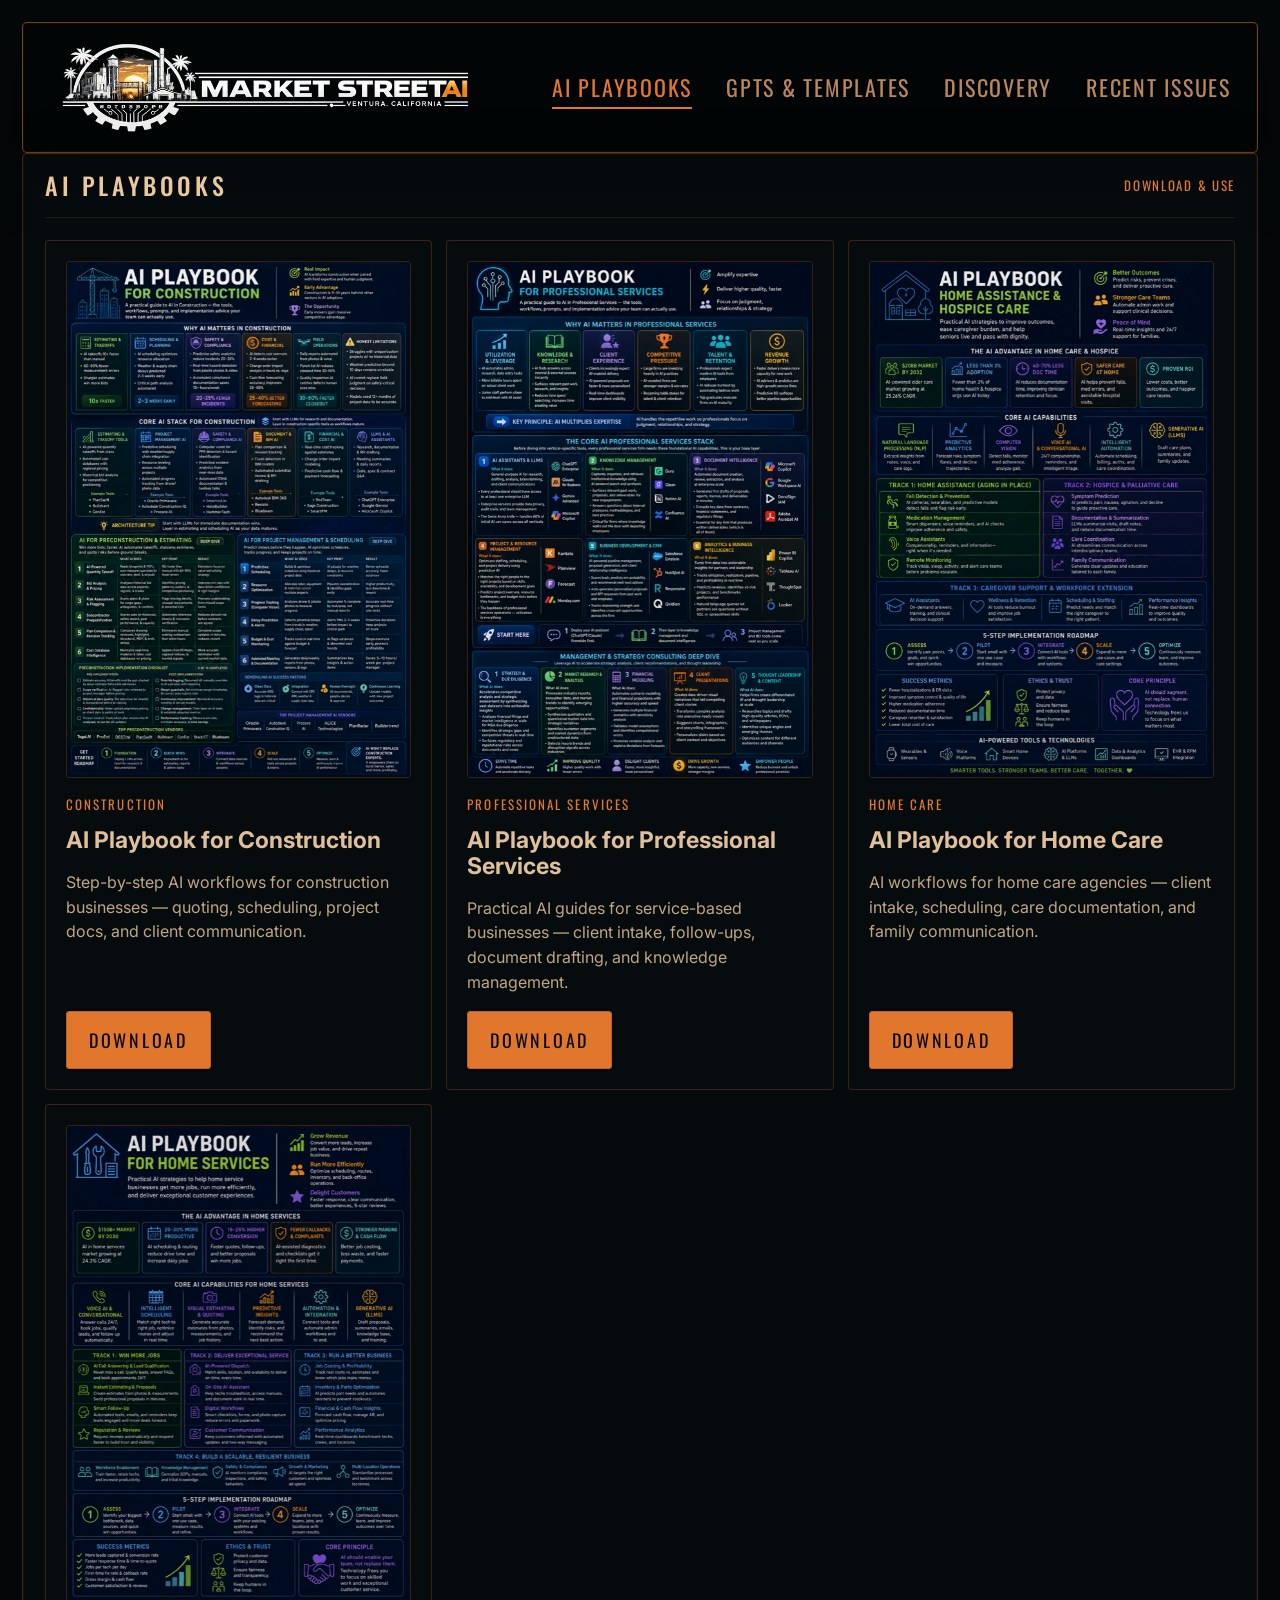
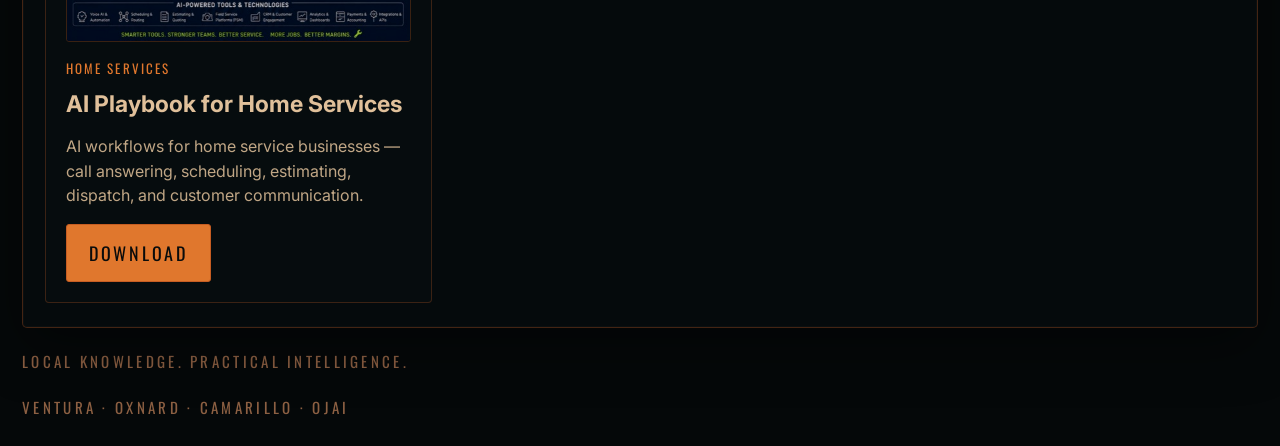
<file: playbooks.html>
<!DOCTYPE html>
<html lang="en">
<head>
  <meta charset="utf-8">
  <meta name="viewport" content="width=device-width, initial-scale=1">
  <title>AI Playbooks — Market Street AI</title>
  <meta name="description" content="Downloadable AI playbooks for local businesses. Practical, step-by-step guides for getting AI working in your business today.">
  <meta property="og:type" content="website">
  <meta property="og:url" content="https://market-street-ai-website-smoky.vercel.app/playbooks.html">
  <meta property="og:title" content="AI Playbooks — Market Street AI">
  <meta property="og:description" content="Downloadable AI playbooks for local businesses. Practical, step-by-step guides for getting AI working in your business today.">
  <meta property="og:image" content="https://market-street-ai-website-smoky.vercel.app/Logos/social-preview.png">
  <meta name="twitter:card" content="summary_large_image">
  <meta name="theme-color" content="#050809">
  <link rel="icon" href="data:image/svg+xml,%3Csvg xmlns='http://www.w3.org/2000/svg' viewBox='0 0 64 64'%3E%3Crect width='64' height='64' fill='%23050809'/%3E%3Cpath d='M13 50V14h10l9 19 9-19h10v36H40V34l-6 13h-4l-6-13v16H13Z' fill='%23e0772d'/%3E%3C/svg%3E">
  <link rel="preconnect" href="https://fonts.googleapis.com">
  <link rel="preconnect" href="https://fonts.gstatic.com" crossorigin>
  <link href="https://fonts.googleapis.com/css2?family=Inter:wght@400;500;600;700;800&family=Oswald:wght@400;500;600;700&display=swap" rel="stylesheet">
  <link rel="stylesheet" href="styles.css">
</head>
<body>
  <div class="page-shell">
    <header class="site-header">
      <a class="brand" href="/" aria-label="Market Street AI home">
        <img src="/Logos/white-web.png" width="800" height="180" alt="Market Street AI">
      </a>
      <nav class="main-nav" aria-label="Primary navigation">
        <a href="/playbooks.html" aria-current="page">AI Playbooks</a>
        <a href="/gpts.html">GPTs &amp; Templates</a>
        <a href="/phase1.html">Discovery</a>
        <a href="/#sample">Recent Issues</a>
      </nav>
    </header>

    <main>
      <section class="sample-section" id="playbooks">
        <div class="panel-heading">
          <h2>AI Playbooks</h2>
          <span>Download &amp; use</span>
        </div>
        <div class="sample-grid">
          <article class="playbook-card">
            <a href="https://drive.google.com/drive/folders/1IqnezndeJZtCOEgVfqxF2Bnr1Se9T1EI?usp=sharing" target="_blank" rel="noopener">
              <img src="playbooks/construction-preview.jpg" alt="AI Playbook for Construction" class="playbook-preview">
            </a>
            <span class="sample-label">Construction</span>
            <h3>AI Playbook for Construction</h3>
            <p>Step-by-step AI workflows for construction businesses — quoting, scheduling, project docs, and client communication.</p>
            <a class="button" href="https://drive.google.com/drive/folders/1IqnezndeJZtCOEgVfqxF2Bnr1Se9T1EI?usp=sharing" target="_blank" rel="noopener">Download</a>
          </article>

          <article class="playbook-card">
            <a href="https://drive.google.com/drive/folders/1IqnezndeJZtCOEgVfqxF2Bnr1Se9T1EI?usp=sharing" target="_blank" rel="noopener">
              <img src="playbooks/professional-services-preview.jpg" alt="AI Playbook for Professional Services" class="playbook-preview">
            </a>
            <span class="sample-label">Professional Services</span>
            <h3>AI Playbook for Professional Services</h3>
            <p>Practical AI guides for service-based businesses — client intake, follow-ups, document drafting, and knowledge management.</p>
            <a class="button" href="https://drive.google.com/drive/folders/1IqnezndeJZtCOEgVfqxF2Bnr1Se9T1EI?usp=sharing" target="_blank" rel="noopener">Download</a>
          </article>

          <article class="playbook-card">
            <a href="https://drive.google.com/drive/folders/1IqnezndeJZtCOEgVfqxF2Bnr1Se9T1EI?usp=sharing" target="_blank" rel="noopener">
              <img src="playbooks/home-care-preview.jpg" alt="AI Playbook for Home Care" class="playbook-preview">
            </a>
            <span class="sample-label">Home Care</span>
            <h3>AI Playbook for Home Care</h3>
            <p>AI workflows for home care agencies — client intake, scheduling, care documentation, and family communication.</p>
            <a class="button" href="https://drive.google.com/drive/folders/1IqnezndeJZtCOEgVfqxF2Bnr1Se9T1EI?usp=sharing" target="_blank" rel="noopener">Download</a>
          </article>
                  <article class="playbook-card">
            <a href="https://drive.google.com/drive/folders/1IqnezndeJZtCOEgVfqxF2Bnr1Se9T1EI?usp=sharing" target="_blank" rel="noopener">
              <img src="playbooks/home-services-preview.jpg" alt="AI Playbook for Home Services" class="playbook-preview">
            </a>
            <span class="sample-label">Home Services</span>
            <h3>AI Playbook for Home Services</h3>
            <p>AI workflows for home service businesses — call answering, scheduling, estimating, dispatch, and customer communication.</p>
            <a class="button" href="https://drive.google.com/drive/folders/1IqnezndeJZtCOEgVfqxF2Bnr1Se9T1EI?usp=sharing" target="_blank" rel="noopener">Download</a>
          </article>

        </div>
      </section>
    </main>

    <footer class="site-footer">
      <span>Local Knowledge. Practical Intelligence.</span>
      <span>Ventura · Oxnard · Camarillo · Ojai</span>
    </footer>
  </div>
  <script src="script.js"></script>
</body>
</html>
</file>
<file: styles.css>
:root {
  --bg: #050809;
  --panel: rgba(7, 13, 15, 0.68);
  --panel-strong: rgba(10, 18, 20, 0.76);
  --accent: #e0772d;
  --accent-dark: #c65d22;
  --text: #e9c8a0;
  --muted: #b9875d;
  --dim: #8d6043;
  --line: rgba(198, 93, 34, 0.32);
  --line-soft: rgba(198, 93, 34, 0.18);
  --shadow: 0 18px 56px rgba(0, 0, 0, 0.42);
}

* {
  box-sizing: border-box;
}

html {
  min-height: 100%;
  background: var(--bg);
  scroll-behavior: smooth;
}

body {
  min-height: 100vh;
  margin: 0;
  color: var(--text);
  font-family: Inter, -apple-system, BlinkMacSystemFont, "Segoe UI", sans-serif;
  background: #050809;
}

body::before {
  content: "";
  position: fixed;
  inset: 0;
  z-index: -2;
  background:
    linear-gradient(rgba(5, 8, 9, 0.5), rgba(5, 8, 9, 0.68)),
    radial-gradient(circle at 52% 0%, rgba(224, 119, 45, 0.1), transparent 34%);
}

body::after {
  content: "";
  position: fixed;
  inset: 0;
  z-index: -1;
  background:
    linear-gradient(rgba(224, 119, 45, 0.04) 1px, transparent 1px),
    linear-gradient(90deg, rgba(224, 119, 45, 0.04) 1px, transparent 1px);
  background-size: 42px 42px;
  opacity: 0.38;
  pointer-events: none;
}

a {
  color: inherit;
  text-decoration: none;
}

button,
input {
  font: inherit;
}

.page-shell {
  width: min(1240px, calc(100% - 44px));
  margin: 0 auto;
  padding: 22px 0 0;
}

.site-header,
.hero,
.value-strip article,
 .sample-section,
.operator-note,
.issue-card {
  background: var(--panel);
  border: 1px solid var(--line);
  border-radius: 5px;
  box-shadow: var(--shadow), inset 0 0 0 1px rgba(233, 200, 160, 0.025);
  backdrop-filter: blur(5px);
}

.site-header {
  min-height: 104px;
  display: flex;
  align-items: center;
  justify-content: space-between;
  gap: 30px;
  padding: 16px 26px;
  background: rgba(3, 6, 7, 0.94);
  border-color: rgba(224, 119, 45, 0.52);
  box-shadow: 0 18px 56px rgba(0, 0, 0, 0.58), inset 0 0 0 1px rgba(233, 200, 160, 0.04);
}

.brand,
.main-nav,
.kicker,
.button,
.issue-card-header,
.value-strip span,
.panel-heading,
.sample-label,
.site-footer {
  font-family: Oswald, Inter, sans-serif;
  text-transform: uppercase;
}

.brand {
  display: block;
  width: min(430px, 48vw);
}

.brand img {
  display: block;
  width: 100%;
  height: auto;
}

.main-nav {
  display: flex;
  justify-content: flex-end;
  gap: 34px;
  color: var(--muted);
  font-size: 22px;
  letter-spacing: 0.08em;
}

.main-nav a:hover {
  color: var(--accent);
}

.main-nav a[aria-current="page"] {
  color: var(--accent);
}

.hero {
  display: grid;
  grid-template-columns: minmax(0, 1fr) 360px;
  gap: 34px;
  align-items: stretch;
  margin-top: 14px;
  padding: 64px;
  position: relative;
  overflow: hidden;
  background:
    linear-gradient(90deg, rgba(5, 8, 9, 0.88), rgba(7, 13, 15, 0.58) 52%, rgba(7, 13, 15, 0.42)),
    radial-gradient(circle at 18% 20%, rgba(224, 119, 45, 0.18), transparent 34%);
  background-color: #050809;
  background-image:
    linear-gradient(90deg, rgba(5, 8, 9, 0.9), rgba(7, 13, 15, 0.58) 52%, rgba(7, 13, 15, 0.42)),
    radial-gradient(circle at 18% 20%, rgba(224, 119, 45, 0.18), transparent 34%);
  background-position: 0 0, 0 0;
  background-size: auto, auto;
  background-repeat: no-repeat;
}

.hero::after {
  content: "";
  position: absolute;
  inset: 18px;
  border: 1px solid rgba(224, 119, 45, 0.12);
  pointer-events: none;
}

.hero-copy,
.issue-card {
  position: relative;
  z-index: 1;
}

.kicker {
  margin: 0 0 22px;
  color: var(--dim);
  letter-spacing: 0.28em;
  font-size: 15px;
}

.hero h1 {
  max-width: 860px;
  margin: 0;
  font-family: Oswald, Inter, sans-serif;
  font-size: clamp(58px, 7vw, 116px);
  line-height: 0.96;
  letter-spacing: 0;
  text-transform: uppercase;
}

.hero-lede {
  max-width: 820px;
  margin: 18px 0 0;
  color: rgba(233, 200, 160, 0.86);
  font-size: clamp(24px, 2.4vw, 36px);
  font-weight: 700;
  line-height: 1.16;
}

.hero-proof {
  display: flex;
  flex-wrap: wrap;
  gap: 10px;
  margin-top: 24px;
}

.hero-proof span {
  border: 1px solid rgba(224, 119, 45, 0.42);
  border-radius: 3px;
  background: rgba(8, 15, 17, 0.72);
  color: rgba(233, 200, 160, 0.82);
  font-family: Oswald, Inter, sans-serif;
  font-size: 13px;
  letter-spacing: 0.14em;
  padding: 8px 12px;
  text-transform: uppercase;
}

.signup-form {
  max-width: 760px;
  margin-top: 30px;
}

.signup-form label {
  display: block;
  margin-bottom: 10px;
  color: var(--accent);
  font-weight: 700;
}

.signup-row {
  display: grid;
  grid-template-columns: minmax(0, 1fr) auto;
  gap: 10px;
}

.signup-row input {
  min-height: 58px;
  width: 100%;
  border: 1px solid rgba(198, 93, 34, 0.5);
  border-radius: 3px;
  background: rgba(5, 8, 9, 0.86);
  color: var(--text);
  padding: 0 18px;
  outline: none;
}

.signup-row input:focus {
  border-color: var(--accent);
  box-shadow: 0 0 0 3px rgba(224, 119, 45, 0.16);
}

.signup-row input::placeholder {
  color: rgba(185, 135, 93, 0.72);
}

.button {
  min-height: 58px;
  display: inline-flex;
  align-items: center;
  justify-content: center;
  border: 1px solid var(--accent-dark);
  border-radius: 3px;
  background: var(--accent);
  color: #090b0b;
  cursor: pointer;
  letter-spacing: 0.15em;
  font-size: 18px;
  padding: 0 22px;
  white-space: nowrap;
}

.button:hover {
  background: #ee8740;
}

.form-note {
  min-height: 22px;
  margin: 10px 0 0;
  color: var(--dim);
  font-size: 14px;
}

.form-note.is-success {
  color: var(--accent);
}

.issue-card {
  min-height: 0;
  padding: 26px;
  background:
    linear-gradient(145deg, rgba(12, 22, 24, 0.94), rgba(5, 8, 9, 0.82)),
    radial-gradient(circle at 95% 10%, rgba(224, 119, 45, 0.16), transparent 34%);
  border-color: rgba(224, 119, 45, 0.42);
}

.video-card {
  align-self: start;
  padding: 22px;
}

.issue-card-header {
  display: flex;
  justify-content: space-between;
  gap: 18px;
  padding-bottom: 18px;
  border-bottom: 1px solid var(--line-soft);
  letter-spacing: 0.12em;
}

.issue-card-header span {
  color: var(--dim);
  font-size: 13px;
}

.issue-card-header strong {
  color: var(--accent);
  font-size: 14px;
  font-weight: 500;
}

.issue-card ul {
  list-style: none;
  margin: 0;
  padding: 14px 0 0;
}

.issue-card li {
  display: grid;
  grid-template-columns: 42px 1fr;
  gap: 14px;
  padding: 18px 0;
  border-bottom: 1px solid var(--line-soft);
}

.issue-card li:last-child {
  border-bottom: 0;
}

.issue-card li span {
  display: grid;
  place-items: center;
  width: 38px;
  height: 38px;
  border: 1px solid var(--accent-dark);
  color: var(--accent);
  font-family: Oswald, sans-serif;
}

.issue-card li strong {
  align-self: center;
  color: rgba(233, 200, 160, 0.95);
  font-size: 17px;
  line-height: 1.35;
}

.issue-card li a {
  display: grid;
  grid-template-columns: 92px 1fr;
  gap: 6px;
  column-gap: 14px;
  align-self: center;
  align-items: center;
}

.issue-card li a:hover strong {
  color: var(--accent);
}

.issue-card li small {
  color: var(--dim);
  font-family: Oswald, sans-serif;
  font-size: 12px;
  letter-spacing: 0.08em;
  line-height: 1.25;
  text-transform: uppercase;
}

.featured-video {
  display: grid;
  gap: 10px;
  padding-top: 14px;
}

.featured-video-thumb {
  display: block;
  aspect-ratio: 16 / 9;
  overflow: hidden;
  border: 1px solid rgba(198, 93, 34, 0.38);
  border-radius: 3px;
}

.featured-video img {
  width: 100%;
  height: 100%;
  display: block;
  object-fit: cover;
  object-position: center center;
}

.featured-video span,
.featured-video small {
  color: var(--dim);
  font-family: Oswald, sans-serif;
  font-size: 12px;
  letter-spacing: 0.08em;
  line-height: 1.25;
  text-transform: uppercase;
}

.featured-video strong {
  color: rgba(233, 200, 160, 0.95);
  font-size: 20px;
  line-height: 1.18;
}

.featured-video:hover strong,
.sample-grid h3 a:hover {
  color: var(--accent);
}

.video-summary {
  margin: 12px 0 0;
  color: rgba(233, 200, 160, 0.82);
  font-size: 15px;
  line-height: 1.42;
}

.issue-card li img,
.video-thumb {
  width: 92px;
  aspect-ratio: 16 / 9;
  border: 1px solid rgba(198, 93, 34, 0.38);
  border-radius: 3px;
  background: rgba(8, 15, 17, 0.72);
}

.issue-card li img {
  display: block;
  height: auto;
  object-fit: cover;
}

.video-thumb {
  display: grid;
  place-items: center;
  color: var(--accent);
  font-family: Oswald, sans-serif;
  font-size: 18px;
  letter-spacing: 0.08em;
}

.value-strip {
  display: grid;
  grid-template-columns: repeat(3, minmax(0, 1fr));
  gap: 14px;
  margin: 14px 0;
}

.value-strip article {
  min-height: 260px;
  padding: 22px;
  display: flex;
  flex-direction: column;
}

.value-strip article.has-link {
  position: relative;
  padding: 26px 28px;
  overflow: hidden;
  background:
    linear-gradient(145deg, rgba(12, 22, 24, 0.88), rgba(5, 8, 9, 0.72)),
    radial-gradient(circle at 95% 0%, rgba(224, 119, 45, 0.12), transparent 32%);
  border-color: rgba(224, 119, 45, 0.34);
  transition: transform 0.22s ease, border-color 0.22s ease;
}

.value-strip article.has-link::after {
  content: "";
  position: absolute;
  inset: auto 0 0;
  height: 3px;
  background: linear-gradient(90deg, transparent, rgba(224, 119, 45, 0.72), transparent);
  opacity: 0.36;
}

.value-strip article.has-link:hover {
  transform: translateY(-3px);
  border-color: rgba(224, 119, 45, 0.62);
}

.value-strip article.has-link h2 {
  font-size: 26px;
  margin-bottom: 6px;
}

.value-strip article.has-link p {
  font-size: 17px;
  line-height: 1.5;
  color: rgba(233, 200, 160, 0.82);
}

.value-strip article.has-link .read-more {
  display: inline-block;
  margin-top: auto;
  padding-top: 14px;
  color: var(--accent);
  font-family: Oswald, Inter, sans-serif;
  text-transform: uppercase;
  font-size: 14px;
  letter-spacing: 0.14em;
  text-decoration: none;
  transition: color 0.2s ease;
}

.value-strip article.has-link .read-more:hover {
  color: #ee8740;
}

.value-strip span,
.sample-label {
  display: inline-block;
  color: var(--accent);
  font-size: 13px;
  letter-spacing: 0.16em;
}

.value-strip h2,
.content-section h2,
.operator-note h2 {
  margin: 16px 0 0;
  font-family: Oswald, Inter, sans-serif;
  text-transform: uppercase;
  letter-spacing: 0;
}

.value-strip h2 {
  font-size: 30px;
  line-height: 1.05;
}

.value-strip h2 a {
  color: var(--text);
  transition: color 0.2s ease;
}

.value-strip h2 a:hover {
  color: var(--accent);
}

.value-strip p,
.check-list p,
.sample-grid p,
.operator-note p {
  color: rgba(233, 200, 160, 0.82);
  line-height: 1.55;
}

.content-section {
  display: grid;
  grid-template-columns: 0.8fr 1.2fr;
  gap: 42px;
  align-items: start;
  padding: 48px 8px;
}

.content-section h2,
.operator-note h2 {
  font-size: clamp(42px, 5vw, 72px);
  line-height: 0.98;
}

.check-list {
  display: grid;
  gap: 12px;
}

.check-list p {
  display: grid;
  grid-template-columns: 16px 1fr;
  gap: 14px;
  margin: 0;
  padding: 18px 0;
  border-bottom: 1px solid var(--line-soft);
  font-size: 18px;
}

.check-list span {
  width: 10px;
  height: 10px;
  margin-top: 9px;
  background: var(--accent);
}

.sample-section {
  padding: 0 22px 24px;
}

.panel-heading {
  min-height: 64px;
  display: flex;
  align-items: center;
  justify-content: space-between;
  gap: 18px;
  border-bottom: 1px solid var(--line-soft);
}

.panel-heading h2 {
  margin: 0;
  font-size: 24px;
  font-weight: 500;
  letter-spacing: 0.15em;
}

.panel-heading span {
  color: var(--accent);
  font-size: 13px;
  letter-spacing: 0.13em;
}

.section-intro {
  max-width: 760px;
  margin: 18px 0 0;
  color: rgba(233, 200, 160, 0.78);
  font-size: 18px;
  line-height: 1.55;
}

.alignment-hero,
.alignment-panel {
  background: var(--panel);
  border: 1px solid var(--line);
  border-radius: 5px;
  box-shadow: var(--shadow), inset 0 0 0 1px rgba(233, 200, 160, 0.025);
  backdrop-filter: blur(5px);
}

.alignment-hero {
  display: grid;
  grid-template-columns: minmax(0, 1fr) 300px;
  gap: 34px;
  align-items: end;
  margin-top: 14px;
  padding: 48px;
  background:
    linear-gradient(145deg, rgba(12, 22, 24, 0.88), rgba(5, 8, 9, 0.76)),
    radial-gradient(circle at 92% 8%, rgba(224, 119, 45, 0.16), transparent 30%);
}

.alignment-hero h1 {
  max-width: 860px;
  margin: 0;
  font-family: Oswald, Inter, sans-serif;
  font-size: clamp(48px, 6vw, 88px);
  line-height: 0.98;
  text-transform: uppercase;
}

.alignment-hero p {
  max-width: 760px;
  color: rgba(233, 200, 160, 0.82);
  font-size: 20px;
  line-height: 1.5;
}

.alignment-note {
  padding: 22px;
  border: 1px solid rgba(198, 93, 34, 0.32);
  border-radius: 4px;
  background: rgba(5, 8, 9, 0.58);
}

.alignment-note span,
.choice-panel > span,
.phase-lane > span {
  display: block;
  color: var(--accent);
  font-family: Oswald, Inter, sans-serif;
  font-size: 13px;
  letter-spacing: 0.14em;
  text-transform: uppercase;
}

.alignment-note p {
  margin: 12px 0 0;
  font-size: 16px;
}

.alignment-panel {
  margin-top: 14px;
  padding: 0 22px 24px;
}

.intake-grid,
.phase-grid {
  display: grid;
  gap: 14px;
  padding-top: 22px;
}

.intake-grid {
  grid-template-columns: repeat(2, minmax(0, 1fr));
}

.phase-grid {
  grid-template-columns: repeat(4, minmax(0, 1fr));
}

.choice-panel,
.phase-lane {
  display: flex;
  flex-direction: column;
  gap: 12px;
  min-height: 250px;
  padding: 20px;
  border: 1px solid rgba(198, 93, 34, 0.28);
  border-radius: 4px;
  background: rgba(8, 15, 17, 0.72);
}

.choice-list {
  display: grid;
  gap: 8px;
}

.choice-list label {
  display: grid;
  grid-template-columns: 18px 1fr;
  gap: 10px;
  align-items: start;
  min-height: 0;
  padding: 10px;
  border: 1px solid rgba(198, 93, 34, 0.18);
  border-radius: 3px;
  background: rgba(3, 6, 7, 0.38);
  color: rgba(233, 200, 160, 0.86);
  font-size: 14px;
  line-height: 1.35;
}

.choice-list input {
  width: 16px;
  height: 16px;
  margin: 1px 0 0;
  accent-color: var(--accent);
}

.comment-box {
  display: grid;
  gap: 8px;
  margin-top: auto;
}

.comment-box span {
  color: var(--dim);
  font-family: Oswald, Inter, sans-serif;
  font-size: 12px;
  letter-spacing: 0.12em;
  text-transform: uppercase;
}

.phase-lane {
  min-height: 360px;
}

.phase-lane strong {
  color: rgba(233, 200, 160, 0.94);
  font-size: 17px;
  line-height: 1.35;
}

.phase-one {
  border-color: rgba(224, 119, 45, 0.58);
  background:
    linear-gradient(145deg, rgba(18, 28, 25, 0.88), rgba(8, 15, 17, 0.74)),
    radial-gradient(circle at 92% 8%, rgba(224, 119, 45, 0.16), transparent 32%);
}

.not-now {
  border-color: rgba(185, 135, 93, 0.34);
}

.comment-box textarea,
.business-profile-grid input,
.business-profile-grid textarea,
.summary-output {
  width: 100%;
  min-height: 96px;
  resize: vertical;
  border: 1px solid rgba(198, 93, 34, 0.28);
  border-radius: 3px;
  background: rgba(3, 6, 7, 0.62);
  color: var(--text);
  padding: 14px;
  outline: none;
  line-height: 1.5;
}

.business-profile-grid input {
  min-height: 52px;
  resize: none;
}

.comment-box textarea:focus,
.business-profile-grid input:focus,
.business-profile-grid textarea:focus,
.summary-output:focus {
  border-color: var(--accent);
  box-shadow: 0 0 0 3px rgba(224, 119, 45, 0.16);
}

.business-profile-grid {
  display: grid;
  grid-template-columns: repeat(2, minmax(0, 1fr));
  gap: 14px;
  padding-top: 22px;
}

.business-profile-grid label {
  display: grid;
  gap: 8px;
}

.business-profile-grid label > span {
  color: var(--accent);
  font-family: Oswald, Inter, sans-serif;
  font-size: 13px;
  letter-spacing: 0.14em;
  text-transform: uppercase;
}

.business-profile-grid .wide-field {
  grid-column: 1 / -1;
}

.wizard-profile-grid {
  padding-top: 4px;
}

.summary-layout {
  display: grid;
  grid-template-columns: 0.65fr 1fr;
  gap: 22px;
  padding-top: 22px;
}

.alignment-actions {
  display: flex;
  flex-wrap: wrap;
  gap: 12px;
  margin-top: 22px;
}

.secondary-button {
  background: transparent;
  color: var(--accent);
}

.secondary-button:hover {
  background: rgba(224, 119, 45, 0.12);
}

.summary-output {
  min-height: 380px;
  font-size: 14px;
}

.wizard-panel {
  min-height: 560px;
}

.wizard-track {
  padding-top: 22px;
}

.wizard-step {
  display: none;
  min-height: 430px;
}

.wizard-step.is-active {
  display: flex;
}

.wizard-step .choice-list {
  grid-template-columns: repeat(2, minmax(0, 1fr));
}

.wizard-summary-step {
  gap: 18px;
}

.wizard-summary-step .section-intro {
  margin: 0;
}

.wizard-summary-step .summary-output {
  min-height: 340px;
}

.wizard-controls {
  display: flex;
  justify-content: space-between;
  gap: 16px;
  align-items: center;
  padding-top: 22px;
}

.wizard-controls .alignment-actions {
  margin-top: 0;
}

.wizard-controls .button:disabled {
  cursor: not-allowed;
  opacity: 0.38;
}

.sample-grid {
  display: grid;
  grid-template-columns: repeat(3, minmax(0, 1fr));
  gap: 14px;
  padding-top: 22px;
}

.gpts-grid {
  grid-template-columns: repeat(2, minmax(0, 1fr));
  gap: 20px;
}

.sample-grid article {
  min-height: 220px;
  padding: 20px;
  background: rgba(8, 15, 17, 0.72);
  border: 1px solid rgba(198, 93, 34, 0.28);
  border-radius: 4px;
}

.gpt-card {
  position: relative;
  display: flex;
  flex-direction: column;
  min-height: 292px;
  padding: 28px;
  overflow: hidden;
  background:
    linear-gradient(145deg, rgba(12, 22, 24, 0.92), rgba(5, 8, 9, 0.76)),
    radial-gradient(circle at 92% 12%, rgba(224, 119, 45, 0.18), transparent 30%);
  border-color: rgba(224, 119, 45, 0.38);
  transition: transform 0.22s ease, border-color 0.22s ease, background 0.22s ease;
}

.gpt-card::after {
  content: "";
  position: absolute;
  inset: auto 0 0;
  height: 3px;
  background: linear-gradient(90deg, transparent, rgba(224, 119, 45, 0.8), transparent);
  opacity: 0.42;
}

.gpt-card:hover {
  transform: translateY(-4px);
  border-color: rgba(224, 119, 45, 0.7);
}

.gpt-card .button {
  align-self: flex-start;
  margin-top: auto;
  text-decoration: none;
}

.gpt-card p {
  max-width: 54ch;
  margin-bottom: 28px;
}

.sample-grid h3 {
  margin: 14px 0 0;
  color: rgba(233, 200, 160, 0.96);
  font-size: 23px;
  line-height: 1.12;
}

.operator-note {
  display: grid;
  grid-template-columns: 1fr;
  gap: 26px;
  align-items: center;
  margin-top: 14px;
  padding: 42px;
}

.operator-copy p:last-child {
  max-width: 840px;
  margin-bottom: 0;
  font-size: 18px;
}

.operator-portrait {
  margin: 0;
  justify-self: start;
  width: min(100%, 900px);
  overflow: hidden;
  border: 1px solid rgba(198, 93, 34, 0.38);
  border-radius: 4px;
  background: rgba(8, 15, 17, 0.72);
  box-shadow: 0 18px 44px rgba(0, 0, 0, 0.34);
}

.operator-portrait img {
  width: 100%;
  height: auto;
  display: block;
  filter: contrast(1.04) brightness(0.9);
}

.site-footer {
  display: grid;
  gap: 24px;
  padding: 22px 0 28px;
  color: var(--dim);
  font-size: 15px;
  letter-spacing: 0.22em;
}

.footer-main {
  display: flex;
  justify-content: space-between;
  gap: 24px;
}

.footer-fine-print {
  justify-self: center;
  color: rgba(141, 96, 67, 0.82);
  font-size: 11px;
  letter-spacing: 0.18em;
}

.footer-fine-print:hover {
  color: var(--accent);
}

.discovery-header,
.discovery-footer {
  background: var(--panel);
  border: 1px solid var(--line);
  border-radius: 5px;
  box-shadow: var(--shadow), inset 0 0 0 1px rgba(233, 200, 160, 0.025);
  backdrop-filter: blur(5px);
}

.discovery-header {
  min-height: 104px;
  display: flex;
  align-items: center;
  justify-content: space-between;
  gap: 28px;
  padding: 22px 28px;
  background:
    linear-gradient(145deg, rgba(12, 22, 24, 0.92), rgba(5, 8, 9, 0.82)),
    radial-gradient(circle at 8% 0%, rgba(224, 119, 45, 0.16), transparent 30%);
}

.spark-brand {
  display: grid;
  gap: 4px;
  font-family: Oswald, Inter, sans-serif;
  text-transform: uppercase;
}

.spark-brand span {
  color: var(--text);
  font-size: clamp(34px, 4vw, 56px);
  line-height: 0.95;
  letter-spacing: 0;
}

.spark-brand strong {
  color: var(--accent);
  font-size: 15px;
  font-weight: 500;
  letter-spacing: 0.24em;
}

.discovery-header p {
  max-width: 360px;
  margin: 0;
  color: rgba(233, 200, 160, 0.76);
  font-size: 16px;
  line-height: 1.45;
  text-align: right;
}

.discovery-footer {
  display: flex;
  justify-content: space-between;
  gap: 18px;
  margin-top: 14px;
  padding: 20px 24px;
  color: var(--dim);
  font-family: Oswald, Inter, sans-serif;
  font-size: 13px;
  letter-spacing: 0.16em;
  text-transform: uppercase;
}

@media (max-width: 980px) {
  .site-header,
  .hero,
  .alignment-hero,
  .content-section,
  .site-footer {
    grid-template-columns: 1fr;
  }

  .phase-grid {
    grid-template-columns: repeat(2, minmax(0, 1fr));
  }

  .summary-layout {
    grid-template-columns: 1fr;
  }

  .site-header,
  .discovery-header,
  .site-footer {
    align-items: flex-start;
    flex-direction: column;
  }

  .discovery-header p {
    text-align: left;
  }

  .discovery-footer {
    align-items: flex-start;
    flex-direction: column;
  }

  .footer-main {
    align-items: flex-start;
    flex-direction: column;
  }

  .footer-fine-print {
    justify-self: start;
  }

  .main-nav {
    justify-content: flex-start;
    flex-wrap: wrap;
  }

  .hero {
    padding: 38px 24px;
  }

  .value-strip,
  .sample-grid,
  .intake-grid,
  .business-profile-grid,
  .phase-grid,
  .wizard-step .choice-list {
    grid-template-columns: 1fr;
  }

  .content-section {
    gap: 20px;
  }
}

@media (max-width: 640px) {
  .page-shell {
    width: min(100% - 24px, 1240px);
    padding-top: 12px;
  }

  .site-header {
    padding: 18px;
  }

  .brand {
    width: min(100%, 310px);
  }

  .main-nav {
    gap: 12px 16px;
    font-size: 16px;
  }

  .hero {
    padding: 30px 18px;
  }

  .alignment-hero {
    padding: 34px 22px;
  }

  .alignment-hero h1 {
    font-size: clamp(42px, 14vw, 58px);
  }

  .alignment-hero p {
    font-size: 17px;
  }

  .wizard-panel {
    min-height: 0;
  }

  .wizard-step {
    min-height: 0;
  }

  .wizard-controls {
    align-items: stretch;
    flex-direction: column;
  }

  .wizard-controls .alignment-actions {
    flex-direction: column;
  }

  .hero h1 {
    font-size: clamp(44px, 16vw, 62px);
  }

  .hero-lede,
  .check-list p,
  .operator-copy p:last-child {
    font-size: 16px;
  }

  .hero-lede {
    margin-top: 14px;
    font-size: 21px;
    line-height: 1.22;
  }

  .signup-row {
    grid-template-columns: 1fr;
  }

  .button {
    width: 100%;
  }

  .issue-card,
  .operator-note {
    padding: 22px;
  }

  .operator-note {
    grid-template-columns: 1fr;
  }

  .operator-portrait {
    justify-self: start;
    width: 100%;
  }

  .content-section {
    padding: 34px 0;
  }

  .panel-heading {
    align-items: flex-start;
    flex-direction: column;
    justify-content: center;
    padding: 16px 0;
  }

  .site-footer {
    font-size: 12px;
    line-height: 1.5;
  }
}

/* Expandable issue details */
.sample-grid article details {
  margin-top: auto;
}

.sample-grid article summary {
  display: inline-block;
  margin-top: 14px;
  padding-top: 14px;
  color: var(--accent);
  font-family: Oswald, Inter, sans-serif;
  text-transform: uppercase;
  font-size: 14px;
  letter-spacing: 0.14em;
  cursor: pointer;
  border-top: 1px solid var(--line-soft);
  transition: color 0.2s ease;
  list-style: none;
}

.sample-grid article summary::-webkit-details-marker {
  display: none;
}

.sample-grid article summary:hover {
  color: #ee8740;
}

.sample-grid article summary::after {
  content: " \2192";
  transition: transform 0.2s ease;
  display: inline-block;
}

.sample-grid article details[open] summary::after {
  transform: rotate(90deg);
}

.sample-grid article details[open] summary {
  border-bottom: 1px solid var(--line-soft);
  padding-bottom: 14px;
}

.issue-body {
  padding-top: 16px;
  max-height: 500px;
  overflow-y: auto;
  font-size: 15px;
  line-height: 1.65;
  color: rgba(233, 200, 160, 0.82);
}

.issue-body h4 {
  margin: 18px 0 8px;
  color: var(--accent);
  font-size: 16px;
  font-family: Oswald, Inter, sans-serif;
  text-transform: uppercase;
  letter-spacing: 0.08em;
}

.issue-body p {
  margin: 0 0 12px;
}

/* Expandable issue details */
.sample-grid article details {
  margin-top: auto;
}

.sample-grid article summary {
  display: inline-block;
  margin-top: 14px;
  padding-top: 14px;
  color: var(--accent);
  font-family: Oswald, Inter, sans-serif;
  text-transform: uppercase;
  font-size: 14px;
  letter-spacing: 0.14em;
  cursor: pointer;
  border-top: 1px solid var(--line-soft);
  transition: color 0.2s ease;
  list-style: none;
}

.sample-grid article summary::-webkit-details-marker {
  display: none;
}

.sample-grid article summary:hover {
  color: #ee8740;
}

.sample-grid article summary::after {
  content: " \2192";
  transition: transform 0.2s ease;
  display: inline-block;
}

.sample-grid article details[open] summary::after {
  transform: rotate(90deg);
}

.sample-grid article details[open] summary {
  border-bottom: 1px solid var(--line-soft);
  padding-bottom: 14px;
}

.issue-body {
  padding-top: 16px;
  max-height: 500px;
  overflow-y: auto;
  font-size: 15px;
  line-height: 1.65;
  color: rgba(233, 200, 160, 0.82);
}

.issue-body h4 {
  margin: 18px 0 8px;
  color: var(--accent);
  font-size: 16px;
  font-family: Oswald, Inter, sans-serif;
  text-transform: uppercase;
  letter-spacing: 0.08em;
}

.issue-body p {
  margin: 0 0 12px;
}

/* Playbooks page */
.playbook-card {
  display: flex;
  flex-direction: column;
  align-items: stretch;
}

.playbook-preview {
  width: 100%;
  height: auto;
  border-radius: 3px;
  border: 1px solid rgba(198, 93, 34, 0.28);
  margin-bottom: 16px;
  display: block;
  filter: contrast(1.02) brightness(0.95);
  transition: filter 0.2s ease;
}

.playbook-card a:hover .playbook-preview {
  filter: contrast(1.06) brightness(1.05);
}

.playbook-card .button {
  margin-top: auto;
  align-self: flex-start;
  text-decoration: none;
}

.playbook-coming-soon {
  display: flex;
  flex-direction: column;
  height: 100%;
  justify-content: center;
}

.playbook-coming-soon .button {
  margin-top: 20px;
  text-decoration: none;
}

/* Manifesto page */
.manifesto-hero {
  background: var(--panel);
  border: 1px solid var(--line);
  border-radius: 5px;
  box-shadow: var(--shadow), inset 0 0 0 1px rgba(233, 200, 160, 0.025);
  backdrop-filter: blur(5px);
  margin-top: 14px;
  padding: 58px 48px;
  text-align: center;
}

.manifesto-hero h1 {
  font-family: 'Lora', Georgia, serif;
  font-size: clamp(36px, 5vw, 64px);
  font-weight: 700;
  color: var(--text);
  line-height: 1.15;
  margin: 0;
}

.manifesto-body {
  max-width: 780px;
  margin: 40px auto;
  padding: 0 32px;
}

.manifesto-body p {
  font-family: 'Lora', Georgia, serif;
  font-size: 19px;
  line-height: 1.85;
  color: rgba(233, 200, 160, 0.88);
  margin-bottom: 28px;
}

.manifesto-principles {
  max-width: 780px;
  margin: 40px auto;
  padding: 0 32px;
}

.manifesto-principles-header {
  font-family: Oswald, Inter, sans-serif;
  font-size: 13px;
  font-weight: 700;
  letter-spacing: 0.14em;
  text-transform: uppercase;
  color: var(--accent);
  margin-bottom: 36px;
  padding-bottom: 14px;
  border-bottom: 1px solid var(--line-soft);
}

.principle {
  display: grid;
  grid-template-columns: 48px 1fr;
  gap: 0 24px;
  margin-bottom: 48px;
  align-items: start;
}

.principle-num {
  font-family: Oswald, sans-serif;
  font-size: 28px;
  font-weight: 700;
  color: var(--dim);
  line-height: 1.2;
  padding-top: 2px;
}

.principle-body h3 {
  font-family: Oswald, Inter, sans-serif;
  font-size: 16px;
  font-weight: 700;
  color: var(--accent);
  text-transform: uppercase;
  letter-spacing: 0.06em;
  margin-bottom: 10px;
}

.principle-body p {
  font-family: 'Lora', Georgia, serif;
  font-size: 17px;
  color: rgba(233, 200, 160, 0.82);
  line-height: 1.8;
  margin: 0;
}

.manifesto-closing {
  max-width: 780px;
  margin: 20px auto 40px;
  padding: 0 32px;
}

.manifesto-closing-box {
  background: rgba(3, 6, 7, 0.92);
  border: 1px solid var(--accent-dark);
  border-radius: 4px;
  padding: 48px 52px;
}

.manifesto-closing-box p {
  font-family: 'Lora', Georgia, serif;
  color: rgba(233, 200, 160, 0.78);
  font-size: 18px;
  line-height: 1.8;
  margin-bottom: 24px;
}

.manifesto-closing-box p:last-of-type {
  margin-bottom: 36px;
}

.manifesto-sig {
  border-top: 1px solid rgba(224, 119, 45, 0.18);
  padding-top: 24px;
}

.manifesto-sig .name {
  font-family: Oswald, sans-serif;
  font-size: 17px;
  font-weight: 700;
  color: var(--text);
  margin-bottom: 4px;
}

.manifesto-sig .title {
  font-family: Oswald, sans-serif;
  font-size: 14px;
  color: var(--accent);
  letter-spacing: 0.04em;
}

.manifesto-sig .contact {
  font-size: 14px;
  color: var(--dim);
  margin-top: 6px;
}

.manifesto-sig .contact a {
  color: var(--dim);
  text-decoration: none;
}

.manifesto-sig .contact a:hover {
  color: var(--accent);
}

.manifesto-attribution {
  max-width: 780px;
  margin: 0 auto 60px;
  padding: 0 32px;
}

.manifesto-attribution p {
  font-size: 13px;
  color: var(--dim);
  line-height: 1.6;
  font-style: italic;
}

.manifesto-attribution a {
  color: var(--dim);
  text-decoration: underline;
}

.manifesto-attribution a:hover {
  color: var(--accent);
}

@media (max-width: 640px) {
  .manifesto-hero,
  .manifesto-body,
  .manifesto-principles,
  .manifesto-closing,
  .manifesto-attribution {
    padding-left: 20px;
    padding-right: 20px;
  }

  .manifesto-hero {
    padding: 36px 20px;
  }

  .manifesto-closing-box {
    padding: 32px 24px;
  }

  .principle {
    grid-template-columns: 36px 1fr;
    gap: 0 16px;
  }
}

/* Fix top nav links - spacing and animated underline */
.main-nav a {
  display: inline-block;
  position: relative;
  padding: 4px 0;
  transition: color 0.2s ease;
}

.main-nav a::after {
  content: '';
  position: absolute;
  bottom: -2px;
  left: 0;
  width: 0;
  height: 2px;
  background: var(--accent);
  transition: width 0.3s ease;
}

.main-nav a:hover::after {
  width: 100%;
}

.main-nav a[aria-current="page"]::after {
  width: 100%;
}

@media (max-width: 1024px) {
  .main-nav {
    gap: 24px;
    font-size: 20px;
  }
}

@media (max-width: 640px) {
  .main-nav {
    gap: 16px;
    font-size: 18px;
    flex-wrap: wrap;
    justify-content: center;
  }
}

/* Homepage Ventura map background (2026-11-02).
   Full map shown at page width, never cropped: 100% wide, natural height. */
body.home {
  /* Map at 65% strength: a 35% layer of the page color sits over it. */
  background:
    linear-gradient(rgba(5, 8, 9, 0.35), rgba(5, 8, 9, 0.35)),
    url("/images/ventura-map.jpg") top center / 100% auto no-repeat,
    #050809;
}

body.home::before {
  background: radial-gradient(circle at 52% 0%, rgba(224, 119, 45, 0.08), transparent 40%);
}

body.home .hero {
  background: transparent;
  backdrop-filter: none;
  box-shadow: none;
}

body.home .hero-copy {
  text-shadow: 0 2px 14px rgba(5, 8, 9, 0.95), 0 0 3px rgba(5, 8, 9, 0.9);
}
</file>
